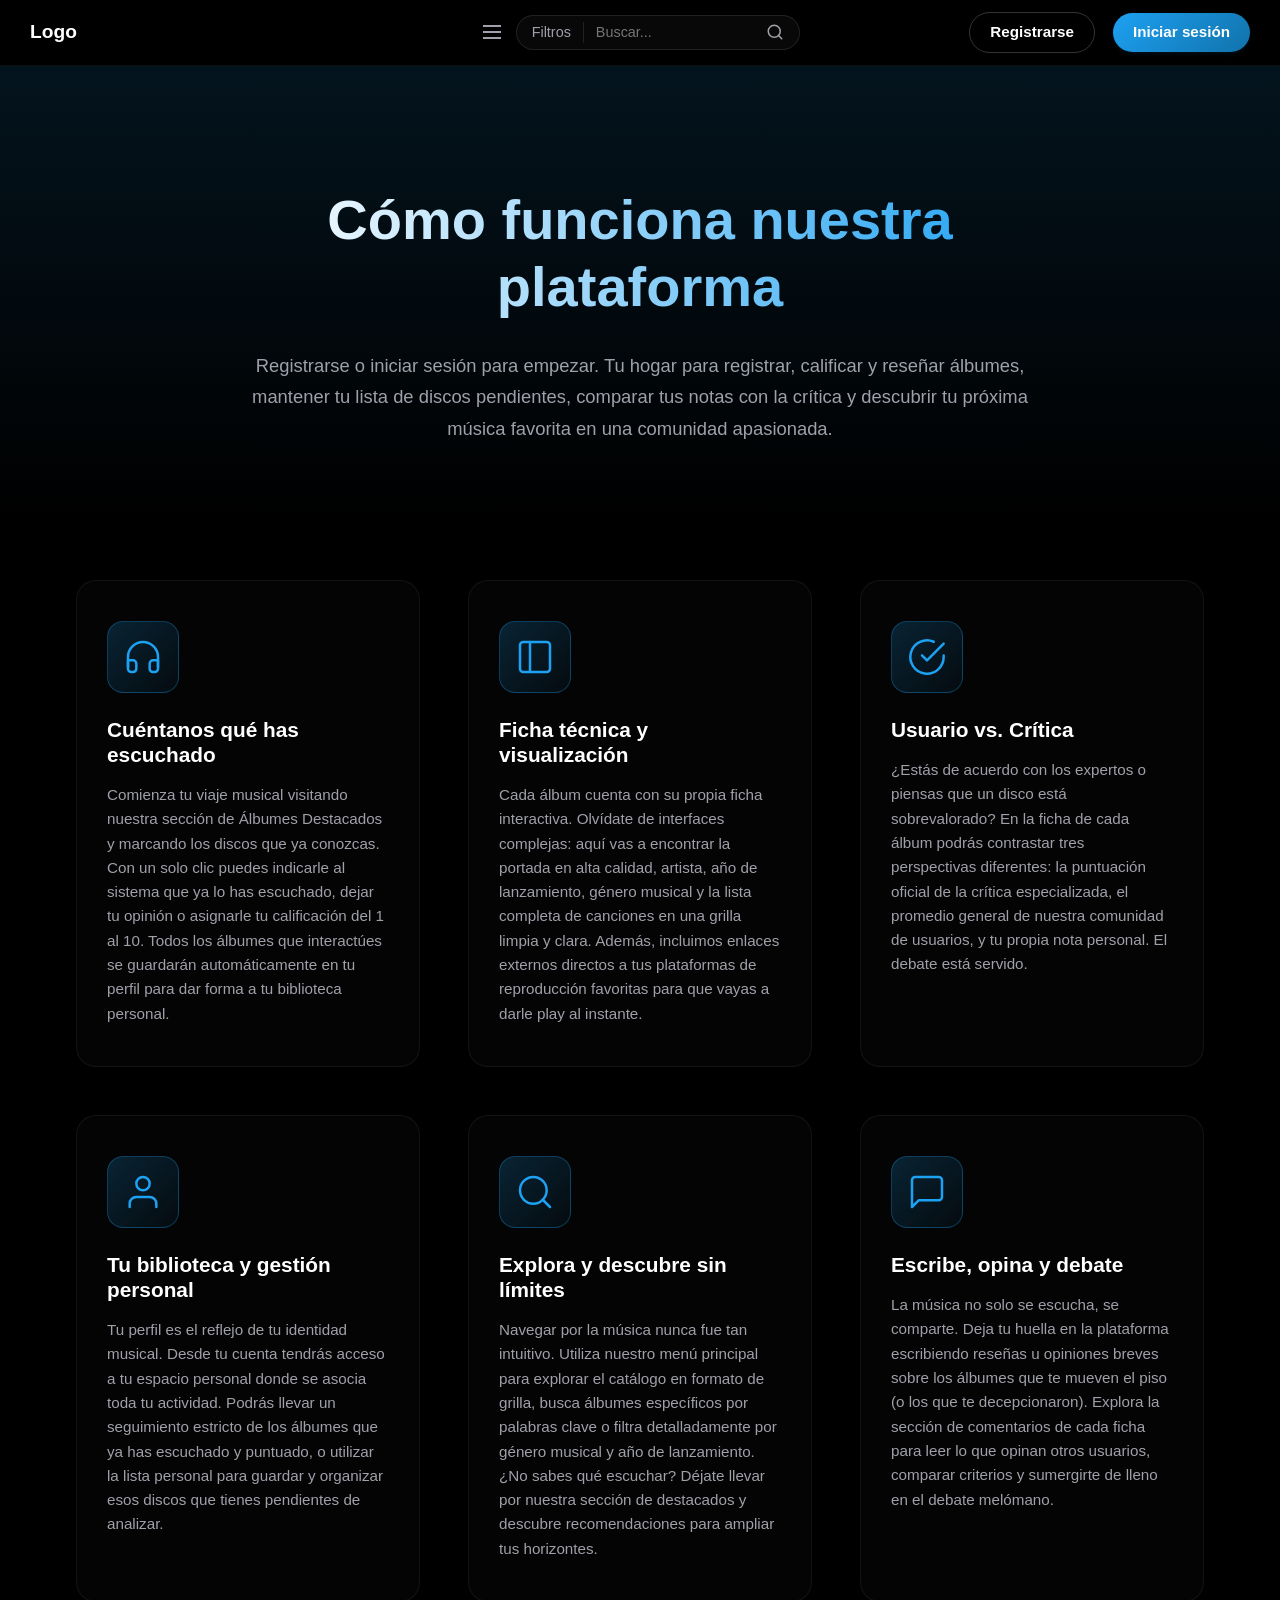
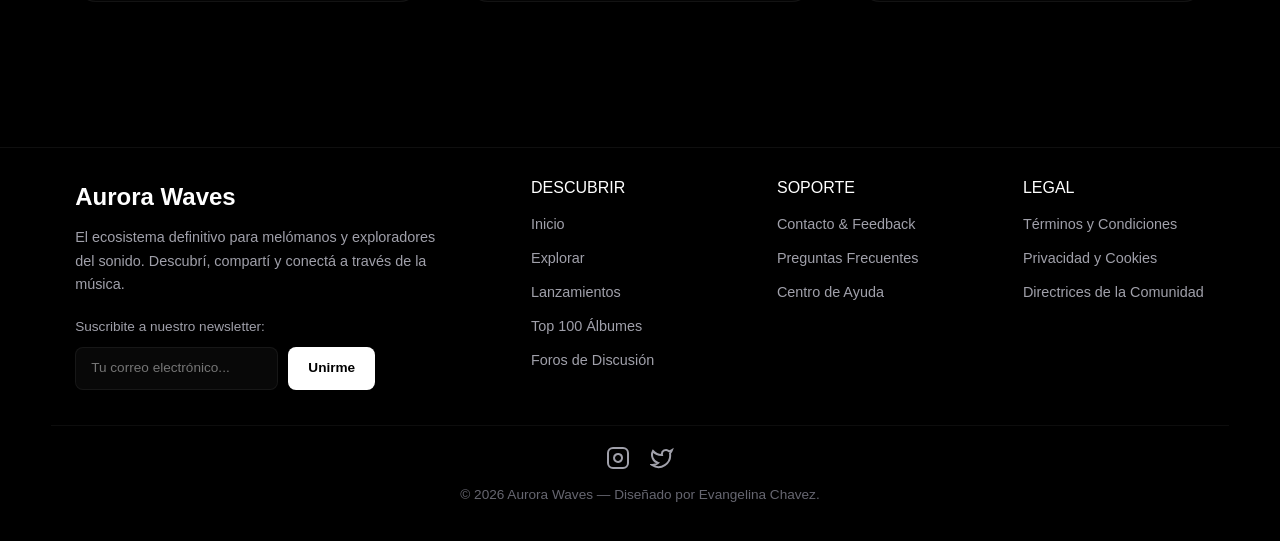
<file: html/como-funciona.html>
﻿<!DOCTYPE html>
<html lang="es">
<head>
    <meta charset="UTF-8">
    <meta name="viewport" content="width=device-width, initial-scale=1.0">
    <title>Cómo Funciona - Aurora Waves</title>
    <link href="https://cdn.jsdelivr.net/npm/bootstrap@5.3.3/dist/css/bootstrap.min.css" rel="stylesheet">
    <link rel="stylesheet" href="../css/estilos.css?v=639167404711385714">
</head>
<body>

    <header class="navbar">
        <div class="nav-logo"> <span>Logo</span></div>

        <div class="nav-centro d-flex justify-content-center align-items-center flex-grow-1">
            <div class="menu-contenedor">
                <button id="btn-menu" class="btn-icon">
                <svg width="24" height="24" viewBox="0 0 24 24" fill="none" stroke="currentColor" stroke-width="2"><line x1="3" y1="12" x2="21" y2="12"></line><line x1="3" y1="6" x2="21" y2="6"></line><line x1="3" y1="18" x2="21" y2="18"></line></svg>
            </button>
                <div class="menu-desplegable" id="menu-desplegable">
                    <div class="menu-seccion">
                        <h3>Descubrir</h3>
                        <ul>
                            <li><a href="#">Tendencias</a></li>
                            <li><a href="#">Lanzamientos de la Semana</a></li>
                            <li><a href="#">Top 100 Álbumes</a></li>
                        </ul>
                    </div>
                    <div class="menu-seccion">
                        <h3>Recomendaciones</h3>
                        <ul>
                            <li><a href="resultados.html">Explorar</a></li>
                            <li><a href="#">Artistas y Bandas</a></li>
                            <li><a href="#">Álbumes y EPs</a></li>
                            <li><a href="#">Géneros y Subgéneros</a></li>
                        </ul>
                    </div>
                    <div class="menu-seccion">
                        <h3>Comunidad</h3>
                        <ul>
                            <li><a href="#">Últimas Reseñas</a></li>
                            <li><a href="#">Críticas Destacadas</a></li>
                            <li><a href="#">Listas de Usuarios</a></li>
                            <li><a href="#">Debates y Foros</a></li>
                        </ul>
                    </div>
                    <div class="menu-seccion">
                        <h3>Rankings</h3>
                        <ul>
                            <li><a href="#">Álbumes Mejor Valorados</a></li>
                            <li><a href="#">Artistas Mejor Valorados</a></li>
                            <li><a href="#">Rankings por Género</a></li>
                        </ul>
                    </div>
                    <div class="botones-menu-movil">
                        <a href="registro.html" class="btn-registro-movil">Registrarse</a>
                        <a href="login.html" class="btn-ingreso-movil">Iniciar sesión</a>
                    </div>
                </div>
            </div>
            
            <div class="nav-buscador">
                <button id="btn-filtro" class="btn-icon">Filtros</button>
                <div class="filtro-dropdown panel-ancho" id="filtro-dropdown">
                    <div class="filtro-categoria">
                        <h4 class="filtro-titulo">Buscar en</h4>
                        <div class="filtro-submenu">
                            <label class="filtro-label">
                                <input type="radio" name="buscarEn" value="todo" class="filtro-radio" checked> Todo
                            </label>
                            <label class="filtro-label">
                                <input type="radio" name="buscarEn" value="album" class="filtro-radio"> Álbum
                            </label>
                            <label class="filtro-label">
                                <input type="radio" name="buscarEn" value="artista" class="filtro-radio"> Artista
                            </label>
                            <label class="filtro-label">
                                <input type="radio" name="buscarEn" value="usuario" class="filtro-radio"> Usuario
                            </label>
                            <label class="filtro-label">
                                <input type="radio" name="buscarEn" value="cancion" class="filtro-radio"> Canciones
                            </label>
                            <label class="filtro-label">
                                <input type="radio" name="buscarEn" value="lista" class="filtro-radio"> Listas
                            </label>
                        </div>
                    </div>
                    <div class="filtro-categoria" id="categoria-tipo">
                        <h4 class="filtro-titulo">Tipo</h4>
                        <div id="filtros-tipos" class="filtro-submenu">
                        </div>
                    </div>
                    <div class="filtro-categoria" id="categoria-anios">
                        <h4 class="filtro-titulo">Año exacto</h4>
                        <div class="filtro-submenu" style="padding: 15px; min-width: 150px;">
                            <input type="number" id="filtro-input-anio" class="filtro-input-text" placeholder="Ej: 2024" min="1900" max="2100">
                        </div>
                    </div>
                    <div class="filtro-categoria" id="categoria-generos">
                        <h4 class="filtro-titulo">Géneros</h4>
                        <div id="filtros-generos" class="filtro-submenu">
                        </div>
                    </div>
                </div>
                <input type="text" id="input-buscador" placeholder="Buscar..." class="buscador">
                <svg class="icono-lupa" xmlns="http://www.w3.org/2000/svg" width="18" height="18" viewBox="0 0 24 24" fill="none" stroke="currentColor" stroke-width="2" stroke-linecap="round" stroke-linejoin="round">
                    <circle cx="11" cy="11" r="8"></circle>
                    <line x1="21" y1="21" x2="16.65" y2="16.65"></line>
                </svg>
            </div>
        </div>

        <div class="nav-opciones d-flex justify-content-end align-items-center gap-2">
            <a href="registro.html" class="btn-registro">Registrarse</a>
            <a href="login.html" class="btn-ingreso">Iniciar sesión</a>
        </div>

    </header>

    <main class="main-como-funciona">

        <section class="cf-banner">
            <div class="cf-banner-contenido">
                <h1>Cómo funciona nuestra plataforma</h1>
                <p class="cf-lead">Registrarse o iniciar sesión para empezar. Tu hogar para registrar, calificar y reseñar álbumes, mantener tu lista de discos pendientes, comparar tus notas con la crítica y descubrir tu próxima música favorita en una comunidad apasionada.</p>
            </div>
        </section>

        <section class="cf-grilla-seccion">
            <div class="container-fluid cf-container">
                <div class="row g-5">
                    
                    <!-- Tarjeta 1 -->
                    <div class="col-12 col-md-6 col-lg-4">
                        <div class="cf-tarjeta">
                            <div class="cf-icono">
                                <svg xmlns="http://www.w3.org/2000/svg" width="40" height="40" viewBox="0 0 24 24" fill="none" stroke="currentColor" stroke-width="1.5" stroke-linecap="round" stroke-linejoin="round"><path d="M3 18v-6a9 9 0 0 1 18 0v6"></path><path d="M21 19a2 2 0 0 1-2 2h-1a2 2 0 0 1-2-2v-3a2 2 0 0 1 2-2h3zM3 19a2 2 0 0 0 2 2h1a2 2 0 0 0 2-2v-3a2 2 0 0 0-2-2H3z"></path></svg>
                            </div>
                            <h3>Cuéntanos qué has escuchado</h3>
                            <p>Comienza tu viaje musical visitando nuestra sección de Álbumes Destacados y marcando los discos que ya conozcas. Con un solo clic puedes indicarle al sistema que ya lo has escuchado, dejar tu opinión o asignarle tu calificación del 1 al 10. Todos los álbumes que interactúes se guardarán automáticamente en tu perfil para dar forma a tu biblioteca personal.</p>
                        </div>
                    </div>

                    <!-- Tarjeta 2 -->
                    <div class="col-12 col-md-6 col-lg-4">
                        <div class="cf-tarjeta">
                            <div class="cf-icono">
                                <svg xmlns="http://www.w3.org/2000/svg" width="40" height="40" viewBox="0 0 24 24" fill="none" stroke="currentColor" stroke-width="1.5" stroke-linecap="round" stroke-linejoin="round"><rect x="3" y="3" width="18" height="18" rx="2" ry="2"></rect><line x1="9" y1="3" x2="9" y2="21"></line></svg>
                            </div>
                            <h3>Ficha técnica y visualización</h3>
                            <p>Cada álbum cuenta con su propia ficha interactiva. Olvídate de interfaces complejas: aquí vas a encontrar la portada en alta calidad, artista, año de lanzamiento, género musical y la lista completa de canciones en una grilla limpia y clara. Además, incluimos enlaces externos directos a tus plataformas de reproducción favoritas para que vayas a darle play al instante.</p>
                        </div>
                    </div>

                    <!-- Tarjeta 3 -->
                    <div class="col-12 col-md-6 col-lg-4">
                        <div class="cf-tarjeta">
                            <div class="cf-icono">
                                <svg xmlns="http://www.w3.org/2000/svg" width="40" height="40" viewBox="0 0 24 24" fill="none" stroke="currentColor" stroke-width="1.5" stroke-linecap="round" stroke-linejoin="round"><path d="M22 11.08V12a10 10 0 1 1-5.93-9.14"></path><polyline points="22 4 12 14.01 9 11.01"></polyline></svg>
                            </div>
                            <h3>Usuario vs. Crítica</h3>
                            <p>¿Estás de acuerdo con los expertos o piensas que un disco está sobrevalorado? En la ficha de cada álbum podrás contrastar tres perspectivas diferentes: la puntuación oficial de la crítica especializada, el promedio general de nuestra comunidad de usuarios, y tu propia nota personal. El debate está servido.</p>
                        </div>
                    </div>

                    <!-- Tarjeta 4 -->
                    <div class="col-12 col-md-6 col-lg-4">
                        <div class="cf-tarjeta">
                            <div class="cf-icono">
                                <svg xmlns="http://www.w3.org/2000/svg" width="40" height="40" viewBox="0 0 24 24" fill="none" stroke="currentColor" stroke-width="1.5" stroke-linecap="round" stroke-linejoin="round"><path d="M20 21v-2a4 4 0 0 0-4-4H8a4 4 0 0 0-4 4v2"></path><circle cx="12" cy="7" r="4"></circle></svg>
                            </div>
                            <h3>Tu biblioteca y gestión personal</h3>
                            <p>Tu perfil es el reflejo de tu identidad musical. Desde tu cuenta tendrás acceso a tu espacio personal donde se asocia toda tu actividad. Podrás llevar un seguimiento estricto de los álbumes que ya has escuchado y puntuado, o utilizar la lista personal para guardar y organizar esos discos que tienes pendientes de analizar.</p>
                        </div>
                    </div>

                    <!-- Tarjeta 5 -->
                    <div class="col-12 col-md-6 col-lg-4">
                        <div class="cf-tarjeta">
                            <div class="cf-icono">
                                <svg xmlns="http://www.w3.org/2000/svg" width="40" height="40" viewBox="0 0 24 24" fill="none" stroke="currentColor" stroke-width="1.5" stroke-linecap="round" stroke-linejoin="round"><circle cx="11" cy="11" r="8"></circle><line x1="21" y1="21" x2="16.65" y2="16.65"></line></svg>
                            </div>
                            <h3>Explora y descubre sin límites</h3>
                            <p>Navegar por la música nunca fue tan intuitivo. Utiliza nuestro menú principal para explorar el catálogo en formato de grilla, busca álbumes específicos por palabras clave o filtra detalladamente por género musical y año de lanzamiento. ¿No sabes qué escuchar? Déjate llevar por nuestra sección de destacados y descubre recomendaciones para ampliar tus horizontes.</p>
                        </div>
                    </div>

                    <!-- Tarjeta 6 -->
                    <div class="col-12 col-md-6 col-lg-4">
                        <div class="cf-tarjeta">
                            <div class="cf-icono">
                                <svg xmlns="http://www.w3.org/2000/svg" width="40" height="40" viewBox="0 0 24 24" fill="none" stroke="currentColor" stroke-width="1.5" stroke-linecap="round" stroke-linejoin="round"><path d="M21 15a2 2 0 0 1-2 2H7l-4 4V5a2 2 0 0 1 2-2h14a2 2 0 0 1 2 2z"></path></svg>
                            </div>
                            <h3>Escribe, opina y debate</h3>
                            <p>La música no solo se escucha, se comparte. Deja tu huella en la plataforma escribiendo reseñas u opiniones breves sobre los álbumes que te mueven el piso (o los que te decepcionaron). Explora la sección de comentarios de cada ficha para leer lo que opinan otros usuarios, comparar criterios y sumergirte de lleno en el debate melómano.</p>
                        </div>
                    </div>

                </div>
            </div>
        </section>


    </main>

    <footer class="footer">
        <div class="footer-contenido container-fluid row mx-auto">
            <div class="footer-columna footer-branding col-12 col-lg-4 mb-4 mb-lg-0">
                <p class="footer-logo">Aurora Waves</p>
                <p>El ecosistema definitivo para melómanos y exploradores del sonido. Descubrí, compartí y conectá a través de la música.</p>
                <div class="footer-newsletter">
                    <p>Suscribite a nuestro newsletter:</p>
                    <div class="newsletter-input-group">
                        <input type="email" placeholder="Tu correo electrónico..." class="newsletter-input">
                        <button class="btn-newsletter">Unirme</button>
                    </div>
                </div>
            </div>
            
            <div class="footer-columna col-12 col-sm-6 col-lg-2 mb-4 mb-lg-0">
                <h4>DESCUBRIR</h4>
                <ul>
                    <li><a href="index.html">Inicio</a></li>
                    <li><a href="resultados.html">Explorar</a></li>
                    <li><a href="#">Lanzamientos</a></li>
                    <li><a href="#">Top 100 Álbumes</a></li>
                    <li><a href="#">Foros de Discusión</a></li>
                </ul>
            </div>
            
            <div class="footer-columna col-12 col-sm-6 col-lg-2 mb-4 mb-lg-0">
                <h4>SOPORTE</h4>
                <ul>
                    <li><a href="contacto.html" class="btn-footer-contacto">Contacto & Feedback</a></li>
                    <li><a href="#">Preguntas Frecuentes</a></li>
                    <li><a href="#">Centro de Ayuda</a></li>
                </ul>
            </div>
            
            <div class="footer-columna col-12 col-sm-6 col-lg-2 mb-4 mb-lg-0">
                <h4>LEGAL</h4>
                <ul>
                    <li><a href="#">Términos y Condiciones</a></li>
                    <li><a href="#">Privacidad y Cookies</a></li>
                    <li><a href="#">Directrices de la Comunidad</a></li>
                </ul>
            </div>
        </div>
        <div class="footer-bottom">
            <div class="footer-redes-premium">
                <a href="https://instagram.com" target="_blank" rel="noopener noreferrer" title="Instagram"><svg width="24" height="24" viewBox="0 0 24 24" fill="none" stroke="currentColor" stroke-width="2"><rect x="2" y="2" width="20" height="20" rx="5" ry="5"></rect><path d="M16 11.37A4 4 0 1 1 12.63 8 4 4 0 0 1 16 11.37z"></path><line x1="17.5" y1="6.5" x2="17.51" y2="6.5"></line></svg></a>
                <a href="https://x.com" target="_blank" rel="noopener noreferrer" title="Twitter / X"><svg width="24" height="24" viewBox="0 0 24 24" fill="none" stroke="currentColor" stroke-width="2"><path d="M22 4s-.7 2.1-2 3.4c1.6 10-9.4 17.3-18 11.6 2.2.1 4.4-.6 6-2C3 15.5.5 9.6 3 5c2.2 2.6 5.6 4.1 9 4-.9-4.2 4-6.6 7-3.8 1.1 0 3-1.2 3-1.2z"></path></svg></a>
            </div>
            <p>© 2026 Aurora Waves — Diseñado por Evangelina Chavez.</p>
        </div>
    </footer>

    <script src="../jscrip/script.js?v=3"></script>

</body>
</html>
</file>
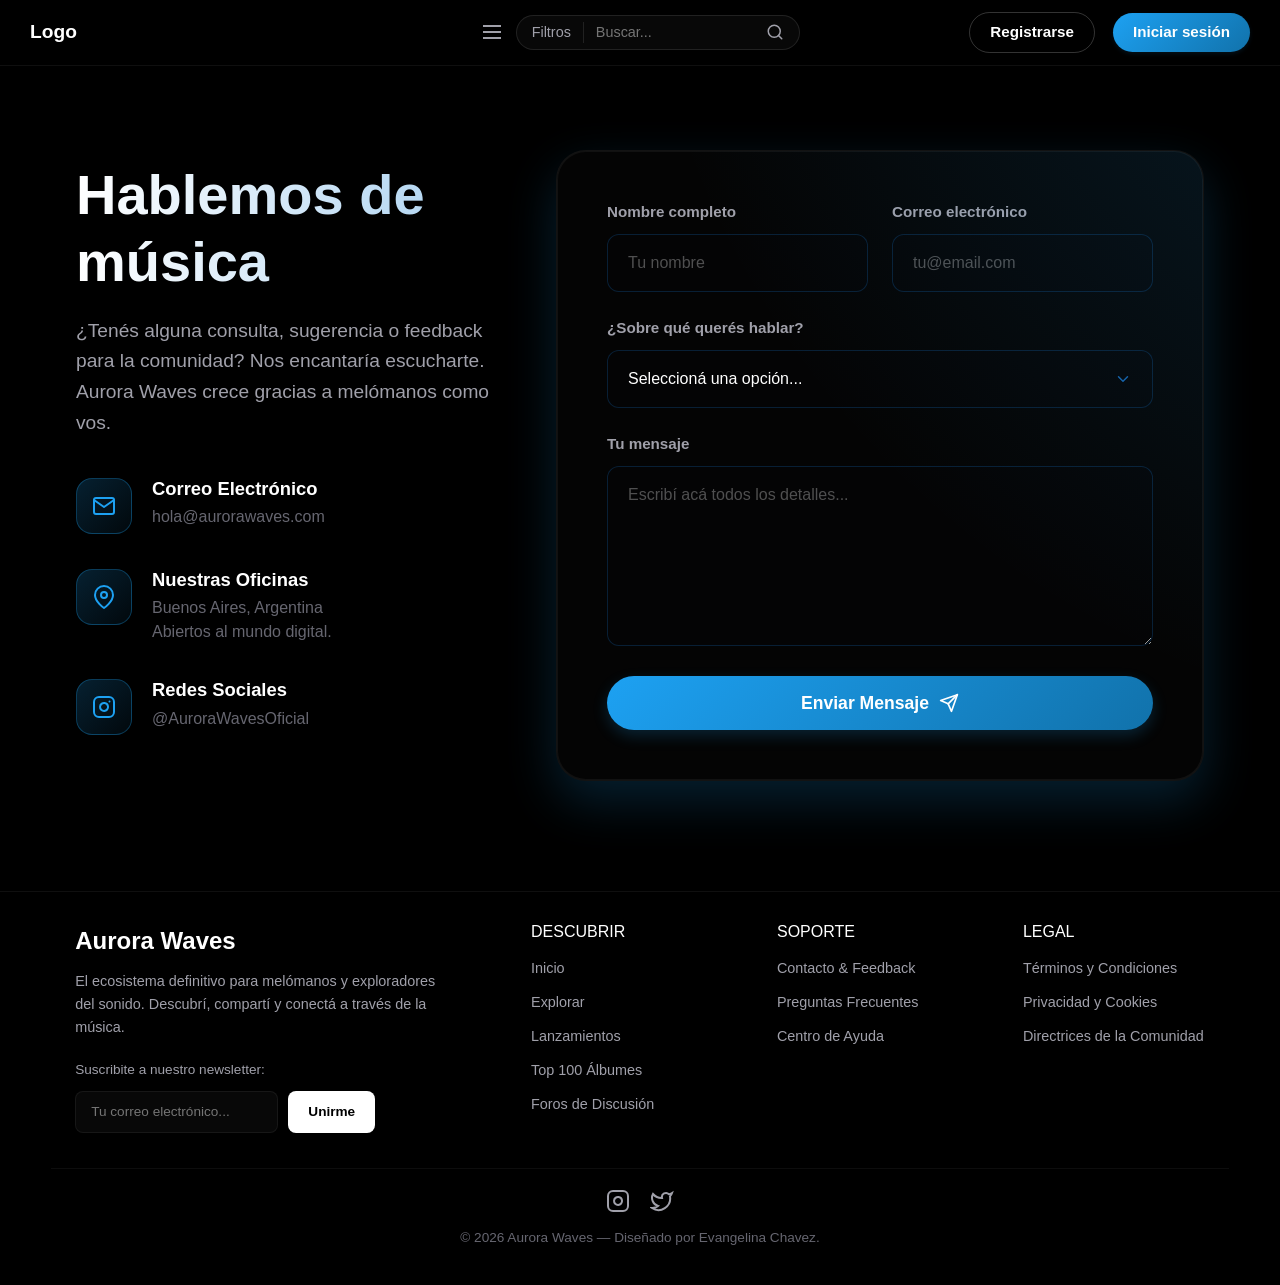
<file: html/contacto.html>
﻿<!DOCTYPE html>
<html lang="es">
<head>
    <meta charset="UTF-8">
    <meta name="viewport" content="width=device-width, initial-scale=1.0">
    <title>Contacto - Aurora Waves</title>
    <link href="https://cdn.jsdelivr.net/npm/bootstrap@5.3.3/dist/css/bootstrap.min.css" rel="stylesheet">
    <link rel="stylesheet" href="../css/estilos.css?v=639167404711385714">
    <style>
        .seccion-contacto {
            padding: 80px 5%;
            min-height: calc(100vh - 100px);
            display: flex;
            align-items: center;
        }
        
        /* Estilos específicos de formulario de contacto (adaptados a estética premium) */
        .grupo-input {
            margin-bottom: 25px;
            text-align: left;
        }
        .grupo-input label {
            font-size: 0.95rem;
            color: var(--texto-secundario);
            margin-bottom: 10px;
            font-weight: 600;
            display: block;
        }
        .input-contacto {
            width: 100%;
            background-color: rgba(5, 5, 7, 0.5) !important;
            border: 1px solid rgba(22, 96, 166, 0.3) !important;
            border-radius: 12px;
            padding: 16px 20px;
            color: #ffffff !important;
            font-size: 1rem;
            outline: none;
            transition: all 0.3s ease;
        }
        .input-contacto::placeholder {
            color: rgba(255, 255, 255, 0.3) !important;
        }
        .input-contacto:focus {
            border-color: #1660a6 !important;
            background-color: rgba(22, 96, 166, 0.1) !important;
            box-shadow: 0 0 0 4px rgba(22, 96, 166, 0.15) !important;
        }
        
        select.input-contacto {
            appearance: none;
            background-image: url("data:image/svg+xml,%3Csvg xmlns='http://www.w3.org/2000/svg' width='24' height='24' viewBox='0 0 24 24' fill='none' stroke='%231660a6' stroke-width='2' stroke-linecap='round' stroke-linejoin='round'%3E%3Cpolyline points='6 9 12 15 18 9'%3E%3C/polyline%3E%3C/svg%3E");
            background-repeat: no-repeat;
            background-position: right 20px center;
            background-size: 18px;
            padding-right: 45px;
        }
        select.input-contacto option {
            background-color: #0c0c0f;
            color: #fff;
        }

        textarea.input-contacto {
            resize: vertical;
            min-height: 180px;
        }
    </style>
</head>
<body>

    <header class="navbar">

        <div class="nav-logo"> <span>Logo</span></div>

        <div class="nav-centro d-flex justify-content-center align-items-center flex-grow-1">
            <div class="menu-contenedor">
                <button id="btn-menu" class="btn-icon">
                <svg width="24" height="24" viewBox="0 0 24 24" fill="none" stroke="currentColor" stroke-width="2"><line x1="3" y1="12" x2="21" y2="12"></line><line x1="3" y1="6" x2="21" y2="6"></line><line x1="3" y1="18" x2="21" y2="18"></line></svg>
            </button>
                <div class="menu-desplegable" id="menu-desplegable">
                    <div class="menu-seccion">
                        <h3>Descubrir</h3>
                        <ul>
                            <li><a href="#">Tendencias</a></li>
                            <li><a href="#">Lanzamientos de la Semana</a></li>
                            <li><a href="#">Top 100 Álbumes</a></li>
                        </ul>
                    </div>
                    <div class="menu-seccion">
                        <h3>Recomendaciones</h3>
                        <ul>
                            <li><a href="resultados.html">Explorar</a></li>
                            <li><a href="#">Artistas y Bandas</a></li>
                            <li><a href="#">Álbumes y EPs</a></li>
                            <li><a href="#">Géneros y Subgéneros</a></li>
                        </ul>
                    </div>
                    <div class="menu-seccion">
                        <h3>Comunidad</h3>
                        <ul>
                            <li><a href="#">Últimas Reseñas</a></li>
                            <li><a href="#">Críticas Destacadas</a></li>
                            <li><a href="#">Listas de Usuarios</a></li>
                            <li><a href="#">Debates y Foros</a></li>
                        </ul>
                    </div>
                    <div class="menu-seccion">
                        <h3>Rankings</h3>
                        <ul>
                            <li><a href="#">Álbumes Mejor Valorados</a></li>
                            <li><a href="#">Artistas Mejor Valorados</a></li>
                            <li><a href="#">Rankings por Género</a></li>
                        </ul>
                    </div>
                    <div class="botones-menu-movil">
                        <a href="registro.html" class="btn-registro-movil">Registrarse</a>
                        <a href="login.html" class="btn-ingreso-movil">Iniciar sesión</a>
                    </div>
                </div>
            </div>
            
            <div class="nav-buscador">
                <button id="btn-filtro" class="btn-icon">Filtros</button>
                <div class="filtro-dropdown panel-ancho" id="filtro-dropdown">
                    <div class="filtro-categoria">
                        <h4 class="filtro-titulo">Buscar en</h4>
                        <div class="filtro-submenu">
                            <label class="filtro-label">
                                <input type="radio" name="buscarEn" value="todo" class="filtro-radio" checked> Todo
                            </label>
                            <label class="filtro-label">
                                <input type="radio" name="buscarEn" value="album" class="filtro-radio"> Álbum
                            </label>
                            <label class="filtro-label">
                                <input type="radio" name="buscarEn" value="artista" class="filtro-radio"> Artista
                            </label>
                            <label class="filtro-label">
                                <input type="radio" name="buscarEn" value="usuario" class="filtro-radio"> Usuario
                            </label>
                            <label class="filtro-label">
                                <input type="radio" name="buscarEn" value="cancion" class="filtro-radio"> Canciones
                            </label>
                            <label class="filtro-label">
                                <input type="radio" name="buscarEn" value="lista" class="filtro-radio"> Listas
                            </label>
                        </div>
                    </div>
                    <div class="filtro-categoria" id="categoria-tipo">
                        <h4 class="filtro-titulo">Tipo</h4>
                        <div id="filtros-tipos" class="filtro-submenu">
                        </div>
                    </div>
                    <div class="filtro-categoria" id="categoria-anios">
                        <h4 class="filtro-titulo">Año exacto</h4>
                        <div class="filtro-submenu" style="padding: 15px; min-width: 150px;">
                            <input type="number" id="filtro-input-anio" class="filtro-input-text" placeholder="Ej: 2024" min="1900" max="2100">
                        </div>
                    </div>
                    <div class="filtro-categoria" id="categoria-generos">
                        <h4 class="filtro-titulo">Géneros</h4>
                        <div id="filtros-generos" class="filtro-submenu">
                        </div>
                    </div>
                </div>
                <input type="text" id="input-buscador" placeholder="Buscar..." class="buscador">
                <svg class="icono-lupa" xmlns="http://www.w3.org/2000/svg" width="18" height="18" viewBox="0 0 24 24" fill="none" stroke="currentColor" stroke-width="2" stroke-linecap="round" stroke-linejoin="round">
                    <circle cx="11" cy="11" r="8"></circle>
                    <line x1="21" y1="21" x2="16.65" y2="16.65"></line>
                </svg>
            </div>
        </div>

        <div class="nav-opciones d-flex justify-content-end align-items-center gap-2">
            <a href="registro.html" class="btn-registro">Registrarse</a>
            <a href="login.html" class="btn-ingreso">Iniciar sesión</a>
        </div>

    </header>

    <main>
        <section class="seccion-contacto">
            <div class="container" style="max-width: 1200px;">
                <div class="row align-items-center">
                    
                    <!-- Left Side: Info -->
                    <div class="col-lg-5 pe-lg-5 mb-5 mb-lg-0">
                        <div class="contacto-info-contenedor">
                            <h1 class="contacto-titulo" style="font-size: clamp(2.5rem, 5vw, 3.5rem); font-weight: 800; margin-bottom: 20px; background: linear-gradient(to right, #ffffff, #a8d0f0); -webkit-background-clip: text; background-clip: text; color: transparent;">Hablemos de música</h1>
                            <p class="contacto-texto" style="color: var(--texto-secundario); font-size: 1.2rem; line-height: 1.6; margin-bottom: 40px;">¿Tenés alguna consulta, sugerencia o feedback para la comunidad? Nos encantaría escucharte. Aurora Waves crece gracias a melómanos como vos.</p>
                            
                            <div class="contacto-item" style="display: flex; align-items: flex-start; gap: 20px; margin-bottom: 35px;">
                                <div class="cf-icono" style="margin-bottom: 0;">
                                    <svg width="24" height="24" viewBox="0 0 24 24" fill="none" stroke="currentColor" stroke-width="2" stroke-linecap="round" stroke-linejoin="round"><path d="M4 4h16c1.1 0 2 .9 2 2v12c0 1.1-.9 2-2 2H4c-1.1 0-2-.9-2-2V6c0-1.1.9-2 2-2z"></path><polyline points="22,6 12,13 2,6"></polyline></svg>
                                </div>
                                <div class="contacto-detalle">
                                    <h4 style="font-size: 1.15rem; color: #fff; margin-bottom: 5px; font-weight: 700;">Correo Electrónico</h4>
                                    <p style="color: var(--texto-atenuado); margin: 0; font-size: 1rem;">hola@aurorawaves.com</p>
                                </div>
                            </div>
                            
                            <div class="contacto-item" style="display: flex; align-items: flex-start; gap: 20px; margin-bottom: 35px;">
                                <div class="cf-icono" style="margin-bottom: 0;">
                                    <svg width="24" height="24" viewBox="0 0 24 24" fill="none" stroke="currentColor" stroke-width="2" stroke-linecap="round" stroke-linejoin="round"><path d="M21 10c0 7-9 13-9 13s-9-6-9-13a9 9 0 0 1 18 0z"></path><circle cx="12" cy="10" r="3"></circle></svg>
                                </div>
                                <div class="contacto-detalle">
                                    <h4 style="font-size: 1.15rem; color: #fff; margin-bottom: 5px; font-weight: 700;">Nuestras Oficinas</h4>
                                    <p style="color: var(--texto-atenuado); margin: 0; font-size: 1rem;">Buenos Aires, Argentina<br>Abiertos al mundo digital.</p>
                                </div>
                            </div>
                            
                            <div class="contacto-item" style="display: flex; align-items: flex-start; gap: 20px; margin-bottom: 35px;">
                                <div class="cf-icono" style="margin-bottom: 0;">
                                    <svg width="24" height="24" viewBox="0 0 24 24" fill="none" stroke="currentColor" stroke-width="2" stroke-linecap="round" stroke-linejoin="round"><rect x="2" y="2" width="20" height="20" rx="5" ry="5"></rect><path d="M16 11.37A4 4 0 1 1 12.63 8 4 4 0 0 1 16 11.37z"></path><line x1="17.5" y1="6.5" x2="17.51" y2="6.5"></line></svg>
                                </div>
                                <div class="contacto-detalle">
                                    <h4 style="font-size: 1.15rem; color: #fff; margin-bottom: 5px; font-weight: 700;">Redes Sociales</h4>
                                    <p style="color: var(--texto-atenuado); margin: 0; font-size: 1rem;">@AuroraWavesOficial</p>
                                </div>
                            </div>
                        </div>
                    </div>

                    <!-- Right Side: Form -->
                    <div class="col-lg-7">
                        <div class="cf-cta-contenido" style="max-width: 100%; text-align: left; padding: 50px;">
                            <form action="#" method="POST">
                                <div class="row">
                                    <div class="col-md-6">
                                        <div class="grupo-input">
                                            <label for="nombre">Nombre completo</label>
                                            <input type="text" id="nombre" class="input-contacto" placeholder="Tu nombre" required>
                                        </div>
                                    </div>
                                    <div class="col-md-6">
                                        <div class="grupo-input">
                                            <label for="email">Correo electrónico</label>
                                            <input type="email" id="email" class="input-contacto" placeholder="tu@email.com" required>
                                        </div>
                                    </div>
                                </div>

                                <div class="grupo-input">
                                    <label for="asunto">¿Sobre qué querés hablar?</label>
                                    <select id="asunto" class="input-contacto" required>
                                        <option value="" selected disabled>Seleccioná una opción...</option>
                                        <option value="consulta">Consulta general</option>
                                        <option value="feedback">Feedback o sugerencia</option>
                                        <option value="bug">Reportar un problema técnico</option>
                                        <option value="artista">Recomendar un artista/álbum</option>
                                        <option value="negocios">Propuesta comercial</option>
                                    </select>
                                </div>

                                <div class="grupo-input">
                                    <label for="mensaje">Tu mensaje</label>
                                    <textarea id="mensaje" class="input-contacto" placeholder="Escribí acá todos los detalles..." required></textarea>
                                </div>

                                <div style="text-align: center; margin-top: 30px;">
                                    <button type="submit" class="btn-cta-principal" style="width: 100%; display: flex; justify-content: center; align-items: center; gap: 10px;">
                                        Enviar Mensaje
                                        <svg width="20" height="20" viewBox="0 0 24 24" fill="none" stroke="currentColor" stroke-width="2" stroke-linecap="round" stroke-linejoin="round"><line x1="22" y1="2" x2="11" y2="13"></line><polygon points="22 2 15 22 11 13 2 9 22 2"></polygon></svg>
                                    </button>
                                </div>
                            </form>
                        </div>
                    </div>

                </div>
            </div>
        </section>
    </main>

    <footer class="footer">
        <div class="footer-contenido container-fluid row mx-auto">
            <div class="footer-columna footer-branding col-12 col-lg-4 mb-4 mb-lg-0">
                <p class="footer-logo">Aurora Waves</p>
                <p>El ecosistema definitivo para melómanos y exploradores del sonido. Descubrí, compartí y conectá a través de la música.</p>
                <div class="footer-newsletter">
                    <p>Suscribite a nuestro newsletter:</p>
                    <div class="newsletter-input-group">
                        <input type="email" placeholder="Tu correo electrónico..." class="newsletter-input">
                        <button class="btn-newsletter">Unirme</button>
                    </div>
                </div>
            </div>
            
            <div class="footer-columna col-12 col-sm-6 col-lg-2 mb-4 mb-lg-0">
                <h4>DESCUBRIR</h4>
                <ul>
                    <li><a href="index.html">Inicio</a></li>
                    <li><a href="resultados.html">Explorar</a></li>
                    <li><a href="#">Lanzamientos</a></li>
                    <li><a href="#">Top 100 Álbumes</a></li>
                    <li><a href="#">Foros de Discusión</a></li>
                </ul>
            </div>
            
            <div class="footer-columna col-12 col-sm-6 col-lg-2 mb-4 mb-lg-0">
                <h4>SOPORTE</h4>
                <ul>
                    <li><a href="contacto.html" class="btn-footer-contacto">Contacto & Feedback</a></li>
                    <li><a href="#">Preguntas Frecuentes</a></li>
                    <li><a href="#">Centro de Ayuda</a></li>
                </ul>
            </div>
            
            <div class="footer-columna col-12 col-sm-6 col-lg-2 mb-4 mb-lg-0">
                <h4>LEGAL</h4>
                <ul>
                    <li><a href="#">Términos y Condiciones</a></li>
                    <li><a href="#">Privacidad y Cookies</a></li>
                    <li><a href="#">Directrices de la Comunidad</a></li>
                </ul>
            </div>
        </div>
        <div class="footer-bottom">
            <div class="footer-redes-premium">
                <a href="https://instagram.com" target="_blank" rel="noopener noreferrer" title="Instagram"><svg width="24" height="24" viewBox="0 0 24 24" fill="none" stroke="currentColor" stroke-width="2"><rect x="2" y="2" width="20" height="20" rx="5" ry="5"></rect><path d="M16 11.37A4 4 0 1 1 12.63 8 4 4 0 0 1 16 11.37z"></path><line x1="17.5" y1="6.5" x2="17.51" y2="6.5"></line></svg></a>
                <a href="https://x.com" target="_blank" rel="noopener noreferrer" title="Twitter / X"><svg width="24" height="24" viewBox="0 0 24 24" fill="none" stroke="currentColor" stroke-width="2"><path d="M22 4s-.7 2.1-2 3.4c1.6 10-9.4 17.3-18 11.6 2.2.1 4.4-.6 6-2C3 15.5.5 9.6 3 5c2.2 2.6 5.6 4.1 9 4-.9-4.2 4-6.6 7-3.8 1.1 0 3-1.2 3-1.2z"></path></svg></a>
            </div>
            <p>© 2026 Aurora Waves — Diseñado por Evangelina Chavez.</p>
        </div>
    </footer>

    <script src="../jscrip/script.js"></script>
</body>
</html>
</file>
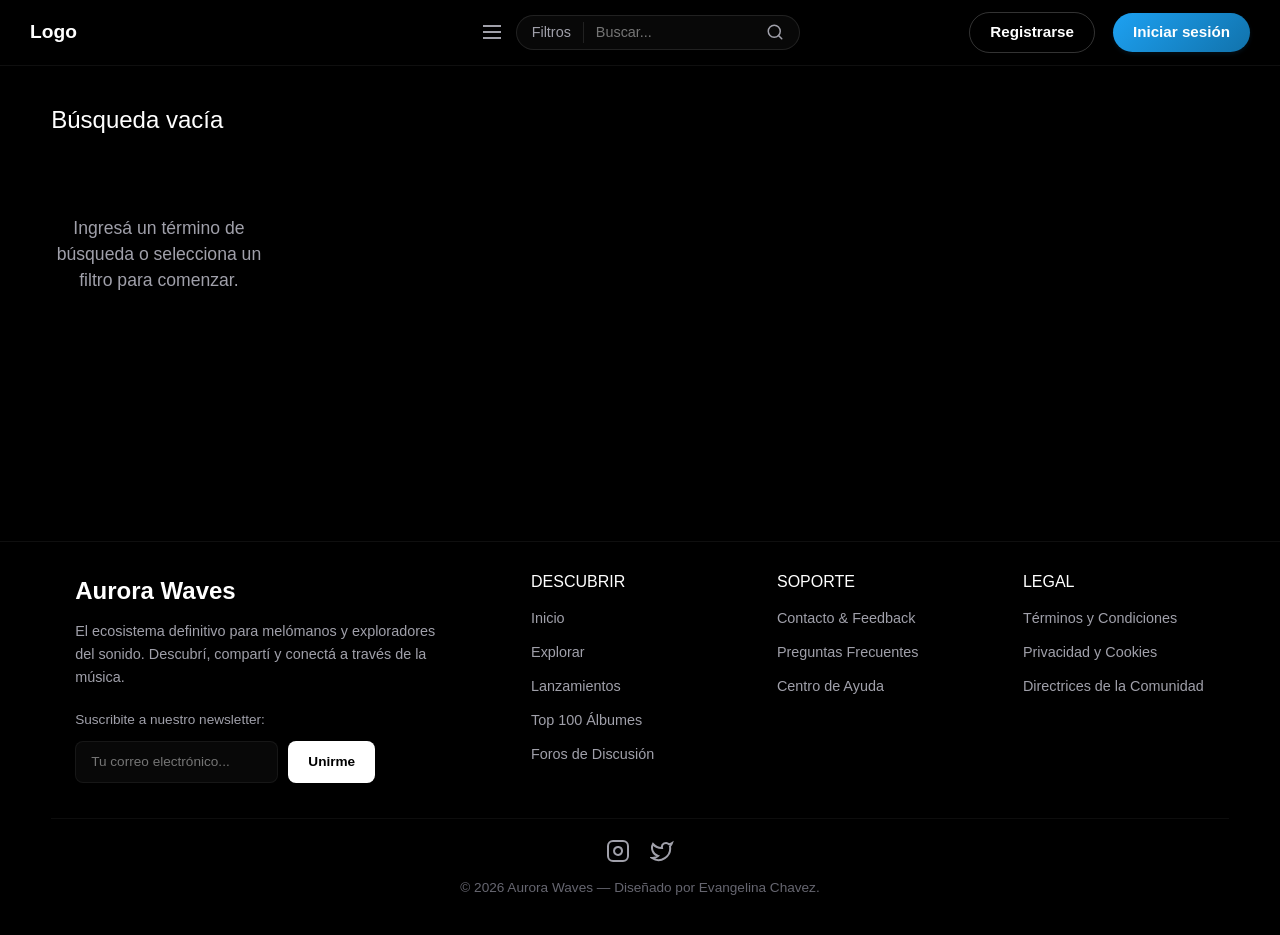
<file: html/resultados.html>
﻿<!DOCTYPE html>
<html lang="es">
<head>
    <meta charset="UTF-8">
    <meta name="viewport" content="width=device-width, initial-scale=1.0">
    <title>Resultados de Búsqueda</title>
    <link href="https://cdn.jsdelivr.net/npm/bootstrap@5.3.3/dist/css/bootstrap.min.css" rel="stylesheet">
    <link rel="stylesheet" href="../css/estilos.css?v=639167404711385714">
</head>
<body>

    <header class="navbar">
        <div class="nav-logo"> <span>Logo</span></div>
        <div class="nav-centro d-flex justify-content-center align-items-center flex-grow-1">
            <div class="menu-contenedor">
                <button id="btn-menu" class="btn-icon">
                    <svg width="24" height="24" viewBox="0 0 24 24" fill="none" stroke="currentColor" stroke-width="2"><line x1="3" y1="12" x2="21" y2="12"></line><line x1="3" y1="6" x2="21" y2="6"></line><line x1="3" y1="18" x2="21" y2="18"></line></svg>
                </button>
                <div class="menu-desplegable" id="menu-desplegable">
                    <div class="menu-seccion">
                        <h3>Descubrir</h3>
                        <ul>
                            <li><a href="#">Tendencias</a></li>
                            <li><a href="#">Lanzamientos de la Semana</a></li>
                            <li><a href="#">Top 100 Álbumes</a></li>
                        </ul>
                    </div>
                    <div class="menu-seccion">
                        <h3>Recomendaciones</h3>
                        <ul>
                            <li><a href="resultados.html">Explorar</a></li>
                            <li><a href="#">Artistas y Bandas</a></li>
                            <li><a href="#">Álbumes y EPs</a></li>
                            <li><a href="#">Géneros y Subgéneros</a></li>
                        </ul>
                    </div>
                    <div class="menu-seccion">
                        <h3>Comunidad</h3>
                        <ul>
                            <li><a href="#">Últimas Reseñas</a></li>
                            <li><a href="#">Críticas Destacadas</a></li>
                            <li><a href="#">Listas de Usuarios</a></li>
                            <li><a href="#">Debates y Foros</a></li>
                        </ul>
                    </div>
                    <div class="menu-seccion">
                        <h3>Rankings</h3>
                        <ul>
                            <li><a href="#">Álbumes Mejor Valorados</a></li>
                            <li><a href="#">Artistas Mejor Valorados</a></li>
                            <li><a href="#">Rankings por Género</a></li>
                        </ul>
                    </div>
                    <div class="botones-menu-movil">
                        <a href="registro.html" class="btn-registro-movil">Registrarse</a>
                        <a href="login.html" class="btn-ingreso-movil">Iniciar sesión</a>
                    </div>
                </div>
            </div>
            
            <div class="nav-buscador">
                <button id="btn-filtro" class="btn-icon">Filtros</button>
                <div class="filtro-dropdown panel-ancho" id="filtro-dropdown">
                    <div class="filtro-categoria">
                        <h4 class="filtro-titulo">Buscar en</h4>
                        <div class="filtro-submenu">
                            <label class="filtro-label">
                                <input type="radio" name="buscarEn" value="todo" class="filtro-radio" checked> Todo
                            </label>
                            <label class="filtro-label">
                                <input type="radio" name="buscarEn" value="album" class="filtro-radio"> Álbum
                            </label>
                            <label class="filtro-label">
                                <input type="radio" name="buscarEn" value="artista" class="filtro-radio"> Artista
                            </label>
                            <label class="filtro-label">
                                <input type="radio" name="buscarEn" value="usuario" class="filtro-radio"> Usuario
                            </label>
                            <label class="filtro-label">
                                <input type="radio" name="buscarEn" value="cancion" class="filtro-radio"> Canciones
                            </label>
                            <label class="filtro-label">
                                <input type="radio" name="buscarEn" value="lista" class="filtro-radio"> Listas
                            </label>
                        </div>
                    </div>
                    <div class="filtro-categoria" id="categoria-tipo">
                        <h4 class="filtro-titulo">Tipo</h4>
                        <div id="filtros-tipos" class="filtro-submenu">
                        </div>
                    </div>
                    <div class="filtro-categoria" id="categoria-anios">
                        <h4 class="filtro-titulo">Año exacto</h4>
                        <div class="filtro-submenu" style="padding: 15px; min-width: 150px;">
                            <input type="number" id="filtro-input-anio" class="filtro-input-text" placeholder="Ej: 2024" min="1900" max="2100">
                        </div>
                    </div>
                    <div class="filtro-categoria" id="categoria-generos">
                        <h4 class="filtro-titulo">Géneros</h4>
                        <div id="filtros-generos" class="filtro-submenu">
                        </div>
                    </div>
                </div>
                <input type="text" id="input-buscador" placeholder="Buscar..." class="buscador">
                <svg class="icono-lupa" xmlns="http://www.w3.org/2000/svg" width="18" height="18" viewBox="0 0 24 24" fill="none" stroke="currentColor" stroke-width="2" stroke-linecap="round" stroke-linejoin="round">
                    <circle cx="11" cy="11" r="8"></circle>
                    <line x1="21" y1="21" x2="16.65" y2="16.65"></line>
                </svg>
            </div>
        </div>
        <div class="nav-opciones d-flex justify-content-end align-items-center gap-2">
            <a href="registro.html" class="btn-registro">Registrarse</a>
            <a href="login.html" class="btn-ingreso">Iniciar sesión</a>
        </div>
    </header>

    <main>
        <section class="resultados-container">
            <div class="resultados-header">
                <h2 id="titulo-resultados">Resultados de búsqueda</h2>
            </div>
            
            <div id="resultados-grid" class="resultados-grid">
                <!-- Los resultados se inyectarán aquí -->
            </div>
        </section>
    </main>

    <footer class="footer">
        <div class="footer-contenido container-fluid row mx-auto">
            <div class="footer-columna footer-branding col-12 col-lg-4 mb-4 mb-lg-0">
                <p class="footer-logo">Aurora Waves</p>
                <p>El ecosistema definitivo para melómanos y exploradores del sonido. Descubrí, compartí y conectá a través de la música.</p>
                <div class="footer-newsletter">
                    <p>Suscribite a nuestro newsletter:</p>
                    <div class="newsletter-input-group">
                        <input type="email" placeholder="Tu correo electrónico..." class="newsletter-input">
                        <button class="btn-newsletter">Unirme</button>
                    </div>
                </div>
            </div>
            
            <div class="footer-columna col-12 col-sm-6 col-lg-2 mb-4 mb-lg-0">
                <h4>DESCUBRIR</h4>
                <ul>
                    <li><a href="index.html">Inicio</a></li>
                    <li><a href="resultados.html">Explorar</a></li>
                    <li><a href="#">Lanzamientos</a></li>
                    <li><a href="#">Top 100 Álbumes</a></li>
                    <li><a href="#">Foros de Discusión</a></li>
                </ul>
            </div>
            
            <div class="footer-columna col-12 col-sm-6 col-lg-2 mb-4 mb-lg-0">
                <h4>SOPORTE</h4>
                <ul>
                    <li><a href="contacto.html" class="btn-footer-contacto">Contacto & Feedback</a></li>
                    <li><a href="#">Preguntas Frecuentes</a></li>
                    <li><a href="#">Centro de Ayuda</a></li>
                </ul>
            </div>
            
            <div class="footer-columna col-12 col-sm-6 col-lg-2 mb-4 mb-lg-0">
                <h4>LEGAL</h4>
                <ul>
                    <li><a href="#">Términos y Condiciones</a></li>
                    <li><a href="#">Privacidad y Cookies</a></li>
                    <li><a href="#">Directrices de la Comunidad</a></li>
                </ul>
            </div>
        </div>
        <div class="footer-bottom">
            <div class="footer-redes-premium">
                <a href="https://instagram.com" target="_blank" rel="noopener noreferrer" title="Instagram"><svg width="24" height="24" viewBox="0 0 24 24" fill="none" stroke="currentColor" stroke-width="2"><rect x="2" y="2" width="20" height="20" rx="5" ry="5"></rect><path d="M16 11.37A4 4 0 1 1 12.63 8 4 4 0 0 1 16 11.37z"></path><line x1="17.5" y1="6.5" x2="17.51" y2="6.5"></line></svg></a>
                <a href="https://x.com" target="_blank" rel="noopener noreferrer" title="Twitter / X"><svg width="24" height="24" viewBox="0 0 24 24" fill="none" stroke="currentColor" stroke-width="2"><path d="M22 4s-.7 2.1-2 3.4c1.6 10-9.4 17.3-18 11.6 2.2.1 4.4-.6 6-2C3 15.5.5 9.6 3 5c2.2 2.6 5.6 4.1 9 4-.9-4.2 4-6.6 7-3.8 1.1 0 3-1.2 3-1.2z"></path></svg></a>
            </div>
            <p>© 2026 Aurora Waves — Diseñado por Evangelina Chavez.</p>
        </div>
    </footer>

    <script src="../jscrip/script.js"></script>
</body>
</html>
</file>
<file: css/estilos.css>
﻿/* ==========================================================================
   1. CONFIGURACIÃƒÆ’Ã†â€™Ãƒâ€ Ã¢â‚¬â„¢ÃƒÆ’Ã¢â‚¬Â ÃƒÂ¢Ã¢â€šÂ¬Ã¢â€žÂ¢ÃƒÆ’Ã†â€™ÃƒÂ¢Ã¢â€šÂ¬Ã‚Â ÃƒÆ’Ã‚Â¢ÃƒÂ¢Ã¢â‚¬Å¡Ã‚Â¬ÃƒÂ¢Ã¢â‚¬Å¾Ã‚Â¢ÃƒÆ’Ã†â€™Ãƒâ€ Ã¢â‚¬â„¢ÃƒÆ’Ã¢â‚¬Å¡Ãƒâ€šÃ‚Â¢ÃƒÆ’Ã†â€™Ãƒâ€šÃ‚Â¢ÃƒÆ’Ã‚Â¢ÃƒÂ¢Ã¢â‚¬Å¡Ã‚Â¬Ãƒâ€¦Ã‚Â¡ÃƒÆ’Ã¢â‚¬Å¡Ãƒâ€šÃ‚Â¬ÃƒÆ’Ã†â€™ÃƒÂ¢Ã¢â€šÂ¬Ã‚Â¦ÃƒÆ’Ã‚Â¢ÃƒÂ¢Ã¢â‚¬Å¡Ã‚Â¬Ãƒâ€¦Ã¢â‚¬Å“N INICIAL
   ========================================================================== */

:root {
    --fondo: #000000;
    --fondo-navbar: rgba(0, 0, 0, 0.85);
    --fondo-seccion-alt: #030303;
    --fondo-tarjeta: #040404;
    --fondo-footer: rgba(0, 0, 0, 0.85);
    --fondo-interactivo: rgba(255, 255, 255, 0.03);
    --borde: rgba(255, 255, 255, 0.06);
    --borde-hover: rgba(255, 255, 255, 0.15);
    --borde-interactivo: rgba(255, 255, 255, 0.1);
    --fondo-tarjeta-hover: #0a0a0a;
    --texto-principal: #ffffff;
    --texto-secundario: #a0a0aa;
    --texto-atenuado: #666670;
    --color-acento: #ffffff;
    --color-estrellas: #1da1f2;
}

::selection {
    background-color: rgba(29, 161, 242, 0.4);
    color: #ffffff;
    text-shadow: 0 0 8px rgba(29, 161, 242, 0.6);
}

::-moz-selection {
    background-color: rgba(29, 161, 242, 0.4);
    color: #ffffff;
    text-shadow: 0 0 8px rgba(29, 161, 242, 0.6);
}

* {
    margin: 0;
    padding: 0;
    box-sizing: border-box;
    font-family: 'Segoe UI', Tahoma, Geneva, Verdana, sans-serif;
}

body {
    background-color: var(--fondo);
    color: var(--texto-principal);
    overflow-x: hidden;
}

.seccion-divisor {
    height: 80px;
    width: 100%;
    margin: 0;
    background: transparent;
}



/* ==========================================================================
   2. BARRA DE NAVEGACIÃƒÆ’Ã†â€™Ãƒâ€ Ã¢â‚¬â„¢ÃƒÆ’Ã¢â‚¬Â ÃƒÂ¢Ã¢â€šÂ¬Ã¢â€žÂ¢ÃƒÆ’Ã†â€™ÃƒÂ¢Ã¢â€šÂ¬Ã‚Â ÃƒÆ’Ã‚Â¢ÃƒÂ¢Ã¢â‚¬Å¡Ã‚Â¬ÃƒÂ¢Ã¢â‚¬Å¾Ã‚Â¢ÃƒÆ’Ã†â€™Ãƒâ€ Ã¢â‚¬â„¢ÃƒÆ’Ã¢â‚¬Å¡Ãƒâ€šÃ‚Â¢ÃƒÆ’Ã†â€™Ãƒâ€šÃ‚Â¢ÃƒÆ’Ã‚Â¢ÃƒÂ¢Ã¢â‚¬Å¡Ã‚Â¬Ãƒâ€¦Ã‚Â¡ÃƒÆ’Ã¢â‚¬Å¡Ãƒâ€šÃ‚Â¬ÃƒÆ’Ã†â€™ÃƒÂ¢Ã¢â€šÂ¬Ã‚Â¦ÃƒÆ’Ã‚Â¢ÃƒÂ¢Ã¢â‚¬Å¡Ã‚Â¬Ãƒâ€¦Ã¢â‚¬Å“N
   ========================================================================== */

.navbar {
    background-color: var(--fondo-navbar);
    backdrop-filter: blur(12px);
    -webkit-backdrop-filter: blur(12px);
    padding: 12px 30px;
    display: flex;
    align-items: center;
    border-bottom: 1px solid var(--borde);
    position: sticky;
    top: 0;
    z-index: 100;
}

.nav-logo {
    font-weight: bold;
    font-size: 1.2rem;
    flex: 1;
    display: flex;
    align-items: center;
}

.nav-centro {
    flex: 2;
    display: flex;
    align-items: center;
    justify-content: center;
    gap: 12px;
    position: relative; /* Agregado para anclar el menÃƒÆ’Ã†â€™Ãƒâ€ Ã¢â‚¬â„¢ÃƒÆ’Ã¢â‚¬Â ÃƒÂ¢Ã¢â€šÂ¬Ã¢â€žÂ¢ÃƒÆ’Ã†â€™ÃƒÂ¢Ã¢â€šÂ¬Ã‚Â ÃƒÆ’Ã‚Â¢ÃƒÂ¢Ã¢â‚¬Å¡Ã‚Â¬ÃƒÂ¢Ã¢â‚¬Å¾Ã‚Â¢ÃƒÆ’Ã†â€™Ãƒâ€ Ã¢â‚¬â„¢ÃƒÆ’Ã‚Â¢ÃƒÂ¢Ã¢â‚¬Å¡Ã‚Â¬Ãƒâ€¦Ã‚Â¡ÃƒÆ’Ã†â€™ÃƒÂ¢Ã¢â€šÂ¬Ã…Â¡ÃƒÆ’Ã¢â‚¬Å¡Ãƒâ€šÃ‚Âº desplegable */
}

.nav-opciones {
    flex: 1;
    display: flex;
    align-items: center;
    justify-content: flex-end;
    gap: 12px;
}

#btn-menu {
    background: none;
    border: none;
    color: var(--texto-secundario);
    font-size: 1.2rem;
    cursor: pointer;
    display: flex;
    align-items: center;
    justify-content: center;
    flex-shrink: 0;
    transition: color 0.3s;
    display: flex;
    align-items: center;
    justify-content: center;
    padding: 0;
}

#btn-menu:hover {
    color: var(--texto-principal);
}

.nav-buscador {
    background-color: var(--fondo-interactivo);
    border: 1px solid var(--borde-interactivo);
    border-radius: 20px;
    padding: 6px 15px;
    display: flex;
    align-items: center;
    gap: 8px;
    width: 70%;
    max-width: 650px;
}
.icono-lupa {
    color: var(--texto-secundario);
    flex-shrink: 0;
    margin-left: 2px;
}

.buscador {
    background: none;
    border: none;
    color: var(--texto-principal);
    outline: none;
    width: 100%;
    font-size: 0.9rem;
}

/* Fix para el fondo blanco del autocompletado del navegador */
.buscador:-webkit-autofill,
.buscador:-webkit-autofill:hover, 
.buscador:-webkit-autofill:focus, 
.buscador:-webkit-autofill:active {
    transition: background-color 5000s ease-in-out 0s;
    -webkit-text-fill-color: var(--texto-principal) !important;
}

#btn-filtro {
    background: none;
    border: none;
    border-right: 1px solid var(--borde-interactivo);
    padding-right: 12px;
    margin-right: 4px;
    color: var(--texto-secundario);
    cursor: pointer;
    display: flex;
    align-items: center;
    justify-content: center;
    font-size: 0.9rem;
    flex-shrink: 0;
    transition: color 0.3s;
}

#btn-filtro:hover {
    color: var(--texto-principal);
}

.btn-registro,
.btn-ingreso {
    text-decoration: none;
    font-size: 0.95rem;
    font-weight: 600;
    padding: 8px 20px;
    border-radius: 25px;
    transition: all 0.3s ease;
    display: inline-flex;
    align-items: center;
    justify-content: center;
}

/* BotÃƒÆ’Ã†â€™Ãƒâ€ Ã¢â‚¬â„¢ÃƒÆ’Ã¢â‚¬Â ÃƒÂ¢Ã¢â€šÂ¬Ã¢â€žÂ¢ÃƒÆ’Ã†â€™ÃƒÂ¢Ã¢â€šÂ¬Ã…Â¡ÃƒÆ’Ã¢â‚¬Å¡Ãƒâ€šÃ‚Â³n Registro (Secundario) */
.btn-registro {
    color: var(--texto-principal);
    background-color: transparent;
    border: 1px solid rgba(255, 255, 255, 0.2);
    margin-right: 10px;
}

.btn-registro:hover {
    background-color: rgba(255, 255, 255, 0.1);
    border-color: rgba(255, 255, 255, 0.4);
    transform: scale(1.02);
}


.btn-ingreso {
    color: #ffffff;
    background: linear-gradient(135deg, #1da1f2, #1172ab);
    border: none;
    box-shadow: 0 2px 4px rgba(29, 161, 242, 0.1);
}

.btn-ingreso:hover {
    background: linear-gradient(135deg, #38b4ff, #178bcf);
    box-shadow: 0 4px 8px rgba(29, 161, 242, 0.2);
    transform: scale(1.02);
}


/* ==========================================================================
   3. BANNER PRINCIPAL
   ========================================================================== */
.banner {
    width: 100%;
    min-height: 680px;
    background-color: var(--fondo);
    position: relative;
    overflow: hidden;
    display: flex;
    align-items: center;
    justify-content: center;
    text-align: center;
    padding: 80px 20px;
}

.banner-video {
    position: absolute;
    top: 0;
    left: 0;
    width: 100%;
    height: 100%;
    object-fit: cover;
    z-index: 0;
}

.banner-overlay {
    position: absolute;
    top: 0;
    left: 0;
    width: 100%;
    height: 100%;
    background: linear-gradient(to bottom, rgba(5, 5, 7, 0) 0%, rgba(5, 5, 7, 0.2) 70%, var(--fondo) 100%);
    z-index: 1;
}

.banner-contenido {
    position: relative;
    z-index: 2;
    max-width: 800px;
    margin-top: 100px;
}

.banner-explorar {
    min-height: 400px;
    justify-content: flex-start;
    align-items: center;
    text-align: left;
}

.banner-badge {
    display: inline-flex;
    align-items: center;
    gap: 10px;
    background-color: rgba(255, 255, 255, 0.05);
    border: 1px solid rgba(255, 255, 255, 0.1);
    padding: 8px 16px;
    border-radius: 30px;
    font-size: 0.9rem;
    color: rgba(255, 255, 255, 0.9);
    margin-bottom: 30px;
    backdrop-filter: blur(10px);
}

.banner-eslogan {
    font-size: clamp(2rem, 5vw, 4rem);
    font-weight: 800;
    line-height: 1.1;
    letter-spacing: -1px;
    margin-bottom: 25px;
    color: #ffffff;
}

.banner-eslogan span {
    background: linear-gradient(to right, #ffffff, #1da1f2);
    -webkit-background-clip: text;
    background-clip: text;
    color: transparent;
}

.banner-descripcion {
    font-size: clamp(1rem, 2vw, 1.25rem);
    max-width: 750px;
    margin: 0 auto 40px auto;
    line-height: 1.7;
    text-wrap: pretty;
    color: var(--texto-secundario);
}

.banner-estadisticas {
    display: flex;
    justify-content: center;
    align-items: center;
    gap: 30px;
    margin-top: 60px;
    padding: 25px 40px;
    background: rgba(255, 255, 255, 0.02);
    border: 1px solid rgba(255, 255, 255, 0.05);
    border-radius: 20px;
    backdrop-filter: blur(15px);
    -webkit-backdrop-filter: blur(15px);
    flex-wrap: wrap;
    animation: fadeUpIn 1s ease-out 0.5s both;
}

@keyframes fadeUpIn {
    from { opacity: 0; transform: scale(0.95); }
    to { opacity: 1; transform: scale(1); }
}

.stat-item {
    display: flex;
    flex-direction: column;
    align-items: center;
    text-align: center;
}

.stat-numero {
    font-size: 2.2rem;
    font-weight: 900;
    margin-bottom: 5px;
    background: linear-gradient(to right, #ffffff, #1da1f2);
    -webkit-background-clip: text;
    background-clip: text;
    color: transparent;
    line-height: 1.1;
}

.stat-label {
    font-size: 0.8rem;
    color: var(--texto-secundario);
    text-transform: uppercase;
    letter-spacing: 1.5px;
    font-weight: 600;
}

.stat-divisor {
    width: 1px;
    height: 50px;
    background: linear-gradient(180deg, transparent, rgba(255, 255, 255, 0.2), transparent);
}

@media (max-width: 768px) {
    .banner-estadisticas {
        gap: 20px;
        padding: 20px;
        flex-wrap: wrap;
    }
    .stat-divisor {
        display: none;
    }
    .stat-item {
        width: 40%;
        margin-bottom: 10px;
    }
}

.banner-acciones {
    display: flex;
    justify-content: center;
    gap: 20px;
    margin-bottom: 60px;
    flex-wrap: wrap;
}

.btn-banner-primario {
    display: inline-flex;
    align-items: center;
    text-decoration: none;
    background: linear-gradient(135deg, #1da1f2, #1172ab);
    border: 1px solid rgba(255, 255, 255, 0.2);
    backdrop-filter: blur(15px);
    -webkit-backdrop-filter: blur(15px);
    color: #ffffff;
    padding: 14px 32px;
    border-radius: 30px;
    font-weight: 700;
    font-size: 1.05rem;
    box-shadow: 0 4px 15px rgba(0, 0, 0, 0.3);
    transition: transform 0.3s ease, box-shadow 0.3s ease, background 0.3s ease;
}

.btn-banner-primario:hover {
    transform: scale(1.04);
    background: linear-gradient(135deg, #38b4ff, #178bcf);
    box-shadow: 0 8px 25px rgba(29, 161, 242, 0.3);
    color: #ffffff;
}

.btn-banner-secundario {
    display: inline-flex;
    align-items: center;
    text-decoration: none;
    background: rgba(255, 255, 255, 0.05);
    border: 1px solid rgba(255, 255, 255, 0.15);
    color: #ffffff;
    padding: 14px 32px;
    border-radius: 30px;
    font-weight: 600;
    font-size: 1.05rem;
    backdrop-filter: blur(10px);
    transition: background 0.3s ease, transform 0.3s ease;
}

.btn-banner-secundario:hover {
    background: rgba(255, 255, 255, 0.1);
    transform: scale(1.02);
    color: #ffffff;
}

.banner-search-glass {
    max-width: 600px;
    margin: 0 auto;
    background: rgba(255, 255, 255, 0.03);
    border: 1px solid rgba(255, 255, 255, 0.08);
    backdrop-filter: blur(20px);
    border-radius: 50px;
    padding: 8px;
    box-shadow: 0 20px 40px rgba(0,0,0,0.5);
    transition: transform 0.3s ease, border-color 0.3s ease;
}

.banner-search-glass:focus-within {
    border-color: rgba(255, 255, 255, 0.2);
    transform: scale(1.02);
}

.search-glass-inner {
    display: flex;
    align-items: center;
    padding: 0 8px;
}

.search-glass-inner input {
    flex: 1;
    background: transparent;
    border: none;
    color: #ffffff;
    font-size: 1rem;
    outline: none;
    padding: 10px;
}

.search-glass-inner input::placeholder {
    color: rgba(255, 255, 255, 0.4);
}

.btn-glass-search {
    background: #ffffff;
    color: #000000;
    border: none;
    padding: 10px 24px;
    border-radius: 30px;
    font-weight: 600;
    cursor: pointer;
    transition: background 0.2s ease;
}

.btn-glass-search:hover {
    background: #e0e0e0;
}



/* ==========================================================================
   4. SECCIÃƒÆ’Ã†â€™Ãƒâ€ Ã¢â‚¬â„¢ÃƒÆ’Ã¢â‚¬Â ÃƒÂ¢Ã¢â€šÂ¬Ã¢â€žÂ¢ÃƒÆ’Ã†â€™ÃƒÂ¢Ã¢â€šÂ¬Ã‚Â ÃƒÆ’Ã‚Â¢ÃƒÂ¢Ã¢â‚¬Å¡Ã‚Â¬ÃƒÂ¢Ã¢â‚¬Å¾Ã‚Â¢ÃƒÆ’Ã†â€™Ãƒâ€ Ã¢â‚¬â„¢ÃƒÆ’Ã¢â‚¬Å¡Ãƒâ€šÃ‚Â¢ÃƒÆ’Ã†â€™Ãƒâ€šÃ‚Â¢ÃƒÆ’Ã‚Â¢ÃƒÂ¢Ã¢â‚¬Å¡Ã‚Â¬Ãƒâ€¦Ã‚Â¡ÃƒÆ’Ã¢â‚¬Å¡Ãƒâ€šÃ‚Â¬ÃƒÆ’Ã†â€™ÃƒÂ¢Ã¢â€šÂ¬Ã‚Â¦ÃƒÆ’Ã‚Â¢ÃƒÂ¢Ã¢â‚¬Å¡Ã‚Â¬Ãƒâ€¦Ã¢â‚¬Å“N DE NOVEDADES 
   ========================================================================== */
.seccion-novedades {
    padding: 25px 4%;
    width: 100%;
    max-width: 100%;
    margin: 50px 0 0 0;
}

.seccion-cabecera {
    max-width: 1400px;
    margin: 0 auto 30px auto;
    display: flex;
    justify-content: space-between;
    align-items: center;
    border-bottom: 1px solid transparent;
    border-image: linear-gradient(90deg, transparent 0%, rgba(255, 255, 255, 0.1) 10%, transparent 100%) 1;
    padding-bottom: 15px;
}

.seccion-cabecera h2 {
    font-size: 1.1rem;
    font-weight: bold;
    letter-spacing: 1px;
}

.ver-todos {
    color: var(--texto-secundario);
    text-decoration: none;
    font-size: 0.9rem;
    font-weight: 500;
    transition: color 0.3s;
}

.ver-todos:hover {
    color: var(--texto-principal);
}

.carrusel-contenedor {
    width: 100%;
    max-width: 1400px;
    margin: 0 auto;
    padding: 35px 0;
    overflow: hidden;
    position: relative;
}

.carrusel-contenedor::before,
.carrusel-contenedor::after {
    content: "";
    position: absolute;
    top: 0;
    bottom: 0;
    width: 80px;
    z-index: 2;
    pointer-events: none;
}

.carrusel-contenedor::before {
    left: 0;
    background: linear-gradient(to right, var(--fondo) 0%, rgba(5, 5, 7, 0) 100%);
}

.carrusel-contenedor::after {
    right: 0;
    background: linear-gradient(to left, var(--fondo) 0%, rgba(5, 5, 7, 0) 100%);
}

.carrusel-infinito {
    display: flex;
    gap: 20px;
    width: max-content;
    animation: moverCarrusel 45s linear infinite;
}

.carrusel-infinito:hover {
    animation-play-state: paused;
}

.tarjeta-album {
    background-color: var(--fondo-tarjeta);
    backdrop-filter: blur(10px);
    -webkit-backdrop-filter: blur(10px);
    border: 1px solid var(--borde);
    border-radius: 12px;
    padding: 18px;
    width: 200px;
    flex-shrink: 0;
    transition: background-color 0.3s, border-color 0.3s, box-shadow 0.3s;
}

.tarjeta-album:hover {
    background-color: rgba(29, 161, 242, 0.05);
    border-color: rgba(29, 161, 242, 0.6);
    transform: scale(1.02);
    box-shadow: 0 10px 25px rgba(29, 161, 242, 0.25), 0 0 15px rgba(29, 161, 242, 0.15);
}

.portada-placeholder {
    width: 100%;
    aspect-ratio: 1 / 1;
    height: auto;
    background-color: var(--fondo-interactivo);
    border-radius: 8px;
    display: flex;
    align-items: center;
    justify-content: center;
    color: var(--texto-atenuado);
    font-size: 0.85rem;
    text-transform: uppercase;
    margin-bottom: 8px;
}

.tarjeta-album h3 {
    font-size: 0.95rem;
    font-weight: 600;
    margin-bottom: 2px;
    white-space: nowrap;
    overflow: hidden;
    text-overflow: ellipsis;
}

.tarjeta-album p {
    font-size: 0.8rem;
    color: var(--texto-secundario);
    margin: 0;
}

@keyframes moverCarrusel {
    0%   { transform: translateX(0); }
    100% { transform: translateX(-50%); }
}



/* ==========================================================================
   5. SECCIÃƒÆ’Ã†â€™Ãƒâ€ Ã¢â‚¬â„¢ÃƒÆ’Ã¢â‚¬Â ÃƒÂ¢Ã¢â€šÂ¬Ã¢â€žÂ¢ÃƒÆ’Ã†â€™ÃƒÂ¢Ã¢â€šÂ¬Ã‚Â ÃƒÆ’Ã‚Â¢ÃƒÂ¢Ã¢â‚¬Å¡Ã‚Â¬ÃƒÂ¢Ã¢â‚¬Å¾Ã‚Â¢ÃƒÆ’Ã†â€™Ãƒâ€ Ã¢â‚¬â„¢ÃƒÆ’Ã¢â‚¬Å¡Ãƒâ€šÃ‚Â¢ÃƒÆ’Ã†â€™Ãƒâ€šÃ‚Â¢ÃƒÆ’Ã‚Â¢ÃƒÂ¢Ã¢â‚¬Å¡Ã‚Â¬Ãƒâ€¦Ã‚Â¡ÃƒÆ’Ã¢â‚¬Å¡Ãƒâ€šÃ‚Â¬ÃƒÆ’Ã†â€™ÃƒÂ¢Ã¢â€šÂ¬Ã‚Â¦ÃƒÆ’Ã‚Â¢ÃƒÂ¢Ã¢â‚¬Å¡Ã‚Â¬Ãƒâ€¦Ã¢â‚¬Å“N DE CARACTERÃƒÆ’Ã†â€™Ãƒâ€ Ã¢â‚¬â„¢ÃƒÆ’Ã¢â‚¬Â ÃƒÂ¢Ã¢â€šÂ¬Ã¢â€žÂ¢ÃƒÆ’Ã†â€™ÃƒÂ¢Ã¢â€šÂ¬Ã‚Â ÃƒÆ’Ã‚Â¢ÃƒÂ¢Ã¢â‚¬Å¡Ã‚Â¬ÃƒÂ¢Ã¢â‚¬Å¾Ã‚Â¢ÃƒÆ’Ã†â€™Ãƒâ€ Ã¢â‚¬â„¢ÃƒÆ’Ã‚Â¢ÃƒÂ¢Ã¢â‚¬Å¡Ã‚Â¬Ãƒâ€¦Ã‚Â¡ÃƒÆ’Ã†â€™ÃƒÂ¢Ã¢â€šÂ¬Ã…Â¡ÃƒÆ’Ã¢â‚¬Å¡Ãƒâ€šÃ‚ÂSTICAS
   ========================================================================== */

.seccion-caracteristicas {
    padding: 30px 4%;
    width: 100%;
    background-color: transparent;
}

.caracteristicas-titulo {
    font-size: 1.1rem;
    font-weight: bold;
    letter-spacing: 1px;
    color: #ffffff;
    max-width: 1400px;
    margin: 0;
}

.grilla-caracteristicas {
    display: flex;
    gap: 25px;
    width: 100%;
    max-width: 1400px;
    margin: 0 auto;
}

.tarjeta-caracteristicas {
    background-color: var(--fondo-tarjeta);
    backdrop-filter: blur(10px);
    -webkit-backdrop-filter: blur(10px);
    border: 1px solid var(--borde);
    border-radius: 16px;
    padding: 35px 25px;
    flex: 1;
    transition: transform 0.4s cubic-bezier(0.175, 0.885, 0.32, 1.275), box-shadow 0.4s ease, border-color 0.4s ease, background-color 0.4s ease;
    text-align: center;
    align-items: center;
}

.tarjeta-caracteristicas:hover {
    background-color: rgba(29, 161, 242, 0.05);
    border-color: rgba(29, 161, 242, 0.4);
    transform: scale(1.02);
    box-shadow: 0 10px 25px rgba(29, 161, 242, 0.25), 0 0 15px rgba(29, 161, 242, 0.15);
}



.icono-caracteristicas {
    display: block;
    font-size: 2rem;
    margin-bottom: 20px;
    color: var(--color-estrellas);
}

.tarjeta-caracteristicas h3 {
    font-size: 1.2rem;
    font-weight: 600;
    margin-bottom: 10px;
    color: #ffffff;
}

.tarjeta-caracteristicas p {
    font-size: 0.9rem;
    color: var(--texto-secundario);
    line-height: 1.6;
    text-wrap: balance;
}



/* ==========================================================================
   6. SECCIÃƒÆ’Ã†â€™Ãƒâ€ Ã¢â‚¬â„¢ÃƒÆ’Ã¢â‚¬Â ÃƒÂ¢Ã¢â€šÂ¬Ã¢â€žÂ¢ÃƒÆ’Ã†â€™ÃƒÂ¢Ã¢â€šÂ¬Ã‚Â ÃƒÆ’Ã‚Â¢ÃƒÂ¢Ã¢â‚¬Å¡Ã‚Â¬ÃƒÂ¢Ã¢â‚¬Å¾Ã‚Â¢ÃƒÆ’Ã†â€™Ãƒâ€ Ã¢â‚¬â„¢ÃƒÆ’Ã¢â‚¬Å¡Ãƒâ€šÃ‚Â¢ÃƒÆ’Ã†â€™Ãƒâ€šÃ‚Â¢ÃƒÆ’Ã‚Â¢ÃƒÂ¢Ã¢â‚¬Å¡Ã‚Â¬Ãƒâ€¦Ã‚Â¡ÃƒÆ’Ã¢â‚¬Å¡Ãƒâ€šÃ‚Â¬ÃƒÆ’Ã†â€™ÃƒÂ¢Ã¢â€šÂ¬Ã‚Â¦ÃƒÆ’Ã‚Â¢ÃƒÂ¢Ã¢â‚¬Å¡Ã‚Â¬Ãƒâ€¦Ã¢â‚¬Å“N DE TENDENCIAS
   ========================================================================== */

.seccion-tendencias {
    padding: 25px 4% 30px 4%;
    width: 100%;
}


.tendencias-principales {
    display: flex;
    justify-content: center;
    gap: 25px;
    width: 100%;
    max-width: 1400px;
    margin: 0 auto 50px auto;
}

.tarjeta-destacada {
    background-color: var(--fondo-tarjeta);
    backdrop-filter: blur(10px);
    -webkit-backdrop-filter: blur(10px);
    border: 1px solid var(--borde);
    border-radius: 12px;
    padding: 30px;
    flex: 1;
    max-width: 320px;
    text-align: left !important;
    transition: all 0.3s ease;
}

.tarjeta-destacada:hover {
    background-color: rgba(29, 161, 242, 0.05);
    border-color: rgba(29, 161, 242, 0.4);
    transform: scale(1.02);
    box-shadow: 0 10px 25px rgba(29, 161, 242, 0.25), 0 0 15px rgba(29, 161, 242, 0.15);
}

.portada-grande {
    width: 100%;
    aspect-ratio: 1 / 1;
    height: auto;
    background-color: var(--fondo-interactivo);
    border-radius: 8px;
    display: flex;
    align-items: center;
    justify-content: center;
    color: var(--texto-atenuado);
    font-size: 0.9rem;
    text-transform: uppercase;
    margin-bottom: 15px;
}

.tarjeta-destacada h3 {
    font-size: 1.1rem;
    font-weight: 600;
    margin-bottom: 4px;
    color: #ffffff;
}

.meta-info {
    font-size: 0.85rem;
    color: var(--texto-secundario);
    margin-bottom: 8px;
}

.estrellas {
    color: var(--color-estrellas);
    font-size: 1rem;
    margin-bottom: 12px;
}

.sinopsis {
    font-size: 0.9rem;
    color: var(--texto-secundario);
    line-height: 1.5;
    margin-bottom: 0;
}

.titulo-sub-tendencias {
    font-size: 1rem;
    font-weight: bold;
    letter-spacing: 1px;
    color: #ffffff;
    max-width: 1400px;
    margin: 0 auto 20px auto;
}

.sub-tendencias {
    display: flex;
    gap: 15px;
    width: 100%;
    max-width: 1400px;
    margin: 0 auto;
}

.tarjeta-mini-album {
    background-color: var(--fondo-tarjeta);
    backdrop-filter: blur(10px);
    -webkit-backdrop-filter: blur(10px);
    border: 1px solid var(--borde);
    border-radius: 10px;
    padding: 16px;
    flex: 1;
    display: flex;
    flex-direction: column;
    text-align: left !important;
    transition: all 0.3s ease;
}

.tarjeta-mini-album:hover {
    background-color: rgba(29, 161, 242, 0.05);
    border-color: rgba(29, 161, 242, 0.4);
    transform: scale(1.02);
    box-shadow: 0 8px 20px rgba(29, 161, 242, 0.2);
}

.portada-chica {
    width: 100%;
    aspect-ratio: 1 / 1;
    height: auto;
    background-color: var(--fondo-interactivo);
    border-radius: 6px;
    display: flex;
    align-items: center;
    justify-content: center;
    color: var(--texto-atenuado);
    font-size: 0.8rem;
    text-transform: uppercase;
    margin-bottom: 10px;
}

.info-mini-album {
    width: 100%;
}

.info-mini-album h4 {
    font-size: 0.85rem;
    font-weight: 600;
    margin-bottom: 2px;
    color: #ffffff;
    white-space: nowrap;
    overflow: hidden;
    text-overflow: ellipsis;
    width: 100%;
}

.info-mini-album p {
    font-size: 0.75rem;
    color: var(--texto-secundario);
    margin: 0;
}




/* ==========================================================================
   7. SECCIÃƒÆ’Ã†â€™Ãƒâ€ Ã¢â‚¬â„¢ÃƒÆ’Ã¢â‚¬Â ÃƒÂ¢Ã¢â€šÂ¬Ã¢â€žÂ¢ÃƒÆ’Ã†â€™ÃƒÂ¢Ã¢â€šÂ¬Ã‚Â ÃƒÆ’Ã‚Â¢ÃƒÂ¢Ã¢â‚¬Å¡Ã‚Â¬ÃƒÂ¢Ã¢â‚¬Å¾Ã‚Â¢ÃƒÆ’Ã†â€™Ãƒâ€ Ã¢â‚¬â„¢ÃƒÆ’Ã¢â‚¬Å¡Ãƒâ€šÃ‚Â¢ÃƒÆ’Ã†â€™Ãƒâ€šÃ‚Â¢ÃƒÆ’Ã‚Â¢ÃƒÂ¢Ã¢â‚¬Å¡Ã‚Â¬Ãƒâ€¦Ã‚Â¡ÃƒÆ’Ã¢â‚¬Å¡Ãƒâ€šÃ‚Â¬ÃƒÆ’Ã†â€™ÃƒÂ¢Ã¢â€šÂ¬Ã‚Â¦ÃƒÆ’Ã‚Â¢ÃƒÂ¢Ã¢â‚¬Å¡Ã‚Â¬Ãƒâ€¦Ã¢â‚¬Å“N DE RESEÃƒÆ’Ã†â€™Ãƒâ€ Ã¢â‚¬â„¢ÃƒÆ’Ã¢â‚¬Â ÃƒÂ¢Ã¢â€šÂ¬Ã¢â€žÂ¢ÃƒÆ’Ã†â€™ÃƒÂ¢Ã¢â€šÂ¬Ã‚Â ÃƒÆ’Ã‚Â¢ÃƒÂ¢Ã¢â‚¬Å¡Ã‚Â¬ÃƒÂ¢Ã¢â‚¬Å¾Ã‚Â¢ÃƒÆ’Ã†â€™Ãƒâ€ Ã¢â‚¬â„¢ÃƒÆ’Ã¢â‚¬Å¡Ãƒâ€šÃ‚Â¢ÃƒÆ’Ã†â€™Ãƒâ€šÃ‚Â¢ÃƒÆ’Ã‚Â¢ÃƒÂ¢Ã¢â‚¬Å¡Ã‚Â¬Ãƒâ€¦Ã‚Â¡ÃƒÆ’Ã¢â‚¬Å¡Ãƒâ€šÃ‚Â¬ÃƒÆ’Ã†â€™ÃƒÂ¢Ã¢â€šÂ¬Ã‚Â¹ÃƒÆ’Ã¢â‚¬Â¦ÃƒÂ¢Ã¢â€šÂ¬Ã…â€œAS
   ========================================================================== */

.seccion-resenas {
    padding: 25px 4% 30px 4%;
    width: 100%;
}

.lista-resenas {
    width: 100%;
    max-width: 1400px;
    margin: 0 auto;
    display: flex;
    flex-direction: column;
    gap: 20px;
}

.bloque-resena {
    background-color: var(--fondo-tarjeta);
    backdrop-filter: blur(10px);
    -webkit-backdrop-filter: blur(10px);
    border: 1px solid var(--borde);
    border-radius: 14px;
    padding: 30px;
    display: flex;
    gap: 45px;
    transition: all 0.3s ease;
}

.bloque-resena:hover {
    transform: scale(1.02);
    background-color: rgba(29, 161, 242, 0.03);
    border-color: rgba(29, 161, 242, 0.2);
    box-shadow: 0 8px 20px rgba(29, 161, 242, 0.1);
}

.resena-lateral {
    display: flex;
    flex-direction: column;
    align-items: center;
    width: 120px;
    flex-shrink: 0;
}

.resena-portada {
    width: 100%;
    height: 120px;
    background-color: var(--fondo-interactivo);
    border: 1px solid var(--borde);
    border-radius: 8px;
    display: flex;
    align-items: center;
    justify-content: center;
    color: var(--texto-atenuado);
    font-size: 0.85rem;
    text-transform: uppercase;
    transition: border-color 0.3s ease, box-shadow 0.3s ease;
    cursor: pointer;
    display: flex;
    align-items: center;
    justify-content: center;
}

.bloque-resena:hover .resena-portada,
.resena-portada:hover {
    border-color: rgba(255, 255, 255, 0.3);
}

.resena-generos-lateral {
    font-size: 0.75rem;
    color: var(--texto-atenuado);
    text-align: center;
    margin-top: 15px;
    line-height: 1.4;
    font-weight: 500;
    width: 100%;
}

.resena-cuerpo {
    flex: 1;
    display: flex;
    flex-direction: column;
}

.resena-info-cabecera {
    display: flex;
    justify-content: space-between;
    align-items: flex-start;
    margin-bottom: 10px;
}

.album-meta {
    display: flex;
    align-items: baseline;
    gap: 12px;
}

.album-titulos {
    display: flex;
    flex-direction: column;
    gap: 2px;
}

.album-titulos h3 {
    font-size: 1.3rem;
    font-weight: 600;
    color: #ffffff;
}

.resena-artista {
    font-size: 0.95rem;
    color: var(--texto-secundario);
    font-weight: 500;
}

.resena-anio {
    font-size: 0.9rem;
    color: var(--texto-atenuado);
}

.resena-nota-numerica {
    font-size: 1.2rem;
    font-weight: bold;
    color: #1da1f2;
    background-color: rgba(29, 161, 242, 0.05);
    padding: 6px 14px;
    border-radius: 8px;
    border: 1px solid rgba(29, 161, 242, 0.2);
}

.resena-usuario {
    display: flex;
    align-items: center;
    margin-bottom: 14px;
}

.resena-avatar {
    width: 26px;
    height: 26px;
    background-color: #0d47a1;
    border-radius: 50%;
    margin-right: 10px;
}

.resena-username {
    font-size: 0.9rem;
    font-weight: 600;
    color: #ffffff;
}

.resena-parrafo {
    font-size: 0.95rem;
    color: var(--texto-secundario);
    line-height: 1.6;
    margin-bottom: 15px;
    padding-right: 100px;
}

.resena-interaccion {
    display: flex;
    gap: 20px;
    margin-top: auto;
}

.accion-item {
    font-size: 0.85rem;
    color: var(--texto-atenuado);
    display: flex;
    align-items: center;
    gap: 6px;
    cursor: pointer;
    display: flex;
    align-items: center;
    justify-content: center;
    transition: color 0.2s;
}

.accion-item:hover {
    color: var(--texto-principal);
}

.icon-mini {
    font-size: 1rem;
}




/* ==========================================================================
   10. SECCIÃƒÆ’Ã†â€™Ãƒâ€ Ã¢â‚¬â„¢ÃƒÆ’Ã¢â‚¬Â ÃƒÂ¢Ã¢â€šÂ¬Ã¢â€žÂ¢ÃƒÆ’Ã†â€™ÃƒÂ¢Ã¢â€šÂ¬Ã‚Â ÃƒÆ’Ã‚Â¢ÃƒÂ¢Ã¢â‚¬Å¡Ã‚Â¬ÃƒÂ¢Ã¢â‚¬Å¾Ã‚Â¢ÃƒÆ’Ã†â€™Ãƒâ€ Ã¢â‚¬â„¢ÃƒÆ’Ã¢â‚¬Å¡Ãƒâ€šÃ‚Â¢ÃƒÆ’Ã†â€™Ãƒâ€šÃ‚Â¢ÃƒÆ’Ã‚Â¢ÃƒÂ¢Ã¢â‚¬Å¡Ã‚Â¬Ãƒâ€¦Ã‚Â¡ÃƒÆ’Ã¢â‚¬Å¡Ãƒâ€šÃ‚Â¬ÃƒÆ’Ã†â€™ÃƒÂ¢Ã¢â€šÂ¬Ã‚Â¦ÃƒÆ’Ã‚Â¢ÃƒÂ¢Ã¢â‚¬Å¡Ã‚Â¬Ãƒâ€¦Ã¢â‚¬Å“N DE ARTISTAS DESTACADOS
   ========================================================================== */

.seccion-artistas {
    padding: 25px 4% 100px 4%;
    width: 100%;
}

.slider-contenedor-global {
    width: 100%;
    max-width: 1400px;
    margin: 0 auto;
    position: relative;
    display: flex;
    align-items: center;
    padding: 0 50px; /* Evita que las flechas pisen las tarjetas */
}

.slider-envoltura-artistas {
    width: 100%;
    height: 240px;
    overflow: hidden;
    position: relative;
}

.slider-envoltura-artistas::before,
.slider-envoltura-artistas::after {
    content: "";
    position: absolute;
    top: 0;
    bottom: 0;
    width: 80px;
    z-index: 5;
    pointer-events: none;
}

.slider-envoltura-artistas::before {
    left: 0;
    background: linear-gradient(to right, var(--fondo) 0%, rgba(5, 5, 7, 0) 100%);
}

.slider-envoltura-artistas::after {
    right: 0;
    background: linear-gradient(to left, var(--fondo) 0%, rgba(5, 5, 7, 0) 100%);
}

.grilla-artistas-slider {
    display: flex;
    gap: 35px;
    width: 100%;
    height: 100%;
    align-items: center;
    -ms-overflow-style: none;
    scrollbar-width: none;
}

.grilla-artistas-slider::-webkit-scrollbar {
    display: none;
}

.tarjeta-artista {
    flex: 0 0 calc((100% - (35px * 5)) / 6);
    display: flex;
    flex-direction: column;
    align-items: center;
    text-align: center;
    cursor: pointer;
    display: flex;
    align-items: center;
    justify-content: center;
    transition: all 0.4s cubic-bezier(0.25, 0.8, 0.25, 1);
}

.tarjeta-artista:hover {
    transform: scale(1.02);
}

.avatar-artista {
    width: 140px;
    height: 140px;
    background-color: var(--fondo-interactivo);
    border-radius: 50%;
    display: flex;
    align-items: center;
    justify-content: center;
    color: var(--texto-atenuado);
    font-size: 0.85rem;
    text-transform: uppercase;
    margin-bottom: 15px;
    border: 1px solid var(--borde);
    transition: border-color 0.3s ease, box-shadow 0.3s ease;
}

.tarjeta-artista:hover .avatar-artista {
    border-color: rgba(255, 255, 255, 0.3);
    box-shadow: 0 8px 20px rgba(0, 0, 0, 0.4);
}

.tarjeta-artista h4 {
    font-size: 1rem;
    font-weight: 600;
    color: #ffffff;
    margin-bottom: 4px;
    white-space: nowrap;
    overflow: hidden;
    text-overflow: ellipsis;
    width: 100%;
}

.artista-genero {
    font-size: 0.8rem;
    color: var(--texto-atenuado);
    font-weight: 500;
}



.btn-slider {
    position: absolute;
    top: 40%;
    background-color: rgba(12, 12, 15, 0.85);
    backdrop-filter: blur(5px);
    border: 1px solid var(--borde-interactivo);
    color: #ffffff;
    width: 40px;
    height: 40px;
    border-radius: 50%;
    cursor: pointer;
    display: flex;
    align-items: center;
    justify-content: center;
    font-size: 1rem;
    align-items: center;
    justify-content: center;
    z-index: 10;
    transition: background-color 0.2s, border-color 0.2s, transform 0.2s;
    box-shadow: 0 4px 10px rgba(0, 0, 0, 0.5);
}

.btn-slider:hover {
    background-color: var(--fondo-interactivo);
    border-color: var(--borde-hover);
    transform: scale(1.1);
}

.flecha-izq { left: 10px; z-index: 10; }
.flecha-der { right: 10px; z-index: 10; }





/* ==========================================================================
   11. FOOTER
   ========================================================================== */

.footer {
    width: 100%;
    background-color: var(--fondo-footer);
    backdrop-filter: blur(12px);
    -webkit-backdrop-filter: blur(12px);
    border-top: 1px solid var(--borde);
    padding: 30px 4% 20px 4%;
    margin-top: 25px;
}

.footer-contenido {
    width: 100%;
    max-width: 1400px;
    margin: 0 auto;
    display: flex;
    justify-content: space-between;
    flex-wrap: wrap;
    gap: 40px;
}

.footer-columna {
    flex: 1;
    min-width: 150px;
}

.footer-columna.footer-branding {
    flex: 2;
    min-width: 300px;
    padding-right: 40px;
}

.footer-branding .footer-logo {
    font-size: 1.5rem;
    font-weight: bold;
    color: #ffffff;
    margin-bottom: 10px;
}

.footer-branding p {
    font-size: 0.9rem;
    color: var(--texto-secundario);
    line-height: 1.6;
    max-width: 400px;
    margin-bottom: 20px;
}

.footer-columna h4 {
    font-size: 1rem;
    color: #ffffff;
    margin-bottom: 15px;
}

.footer-columna ul {
    list-style: none;
    padding: 0;
    margin: 0;
}

.footer-columna ul li {
    margin-bottom: 10px;
}

.footer-columna ul li a {
    text-decoration: none;
    color: var(--texto-secundario);
    font-size: 0.9rem;
    transition: color 0.3s;
}

.footer-columna ul li a:hover {
    color: var(--texto-principal);
}

.footer-bottom {
    max-width: 1400px;
    margin: 35px auto 0 auto;
    padding-top: 20px;
    border-top: 1px solid rgba(255, 255, 255, 0.05);
    text-align: center;
    font-size: 0.85rem;
    color: var(--texto-atenuado);
    display: flex;
    flex-direction: column;
    align-items: center;
    gap: 15px;
}

.footer-newsletter {
    margin-top: 20px;
}

.footer-newsletter p {
    font-size: 0.85rem;
    color: var(--texto-secundario);
    margin-bottom: 10px;
}

.newsletter-input-group {
    display: flex;
    gap: 10px;
    max-width: 300px;
}

.newsletter-input {
    flex: 1;
    padding: 10px 15px;
    border-radius: 8px;
    border: 1px solid var(--borde);
    background-color: rgba(255, 255, 255, 0.03);
    color: var(--texto-principal);
    font-size: 0.85rem;
    transition: border-color 0.3s;
}

.newsletter-input:focus {
    outline: none;
    border-color: rgba(255, 255, 255, 0.3);
}

.btn-newsletter {
    padding: 10px 20px;
    background-color: var(--texto-principal);
    color: #000;
    border: none;
    border-radius: 8px;
    font-weight: 600;
    cursor: pointer;
    display: flex;
    align-items: center;
    justify-content: center;
    font-size: 0.85rem;
    transition: transform 0.2s, background-color 0.2s;
}

.btn-newsletter:hover {
    background-color: #ddd;
    transform: scale(1.02);
}

.footer-redes-premium {
    display: flex;
    gap: 20px;
    justify-content: center;
}

.footer-redes-premium a {
    color: var(--texto-secundario);
    transition: color 0.3s, transform 0.2s;
    display: flex;
    align-items: center;
    justify-content: center;
}

.footer-redes-premium a:hover {
    color: var(--texto-principal);
    transform: scale(1.1);
}

/* ==========================================================================
   12. FORMULARIOS (LOGIN / REGISTRO)
   ========================================================================== */

.seccion-formulario {
    display: flex;
    justify-content: center;
    align-items: center;
    min-height: calc(100vh - 150px);
    padding: 40px 20px;
}

.contenedor-formulario {
    background-color: var(--fondo-tarjeta);
    backdrop-filter: blur(15px);
    -webkit-backdrop-filter: blur(15px);
    border: 1px solid var(--borde);
    border-radius: 16px;
    padding: 40px;
    width: 100%;
    max-width: 450px;
    box-shadow: 0 10px 30px rgba(0, 0, 0, 0.5);
    text-align: center;
}

.contenedor-formulario h2 {
    font-size: 1.8rem;
    color: #ffffff;
    margin-bottom: 10px;
}

.contenedor-formulario p {
    color: var(--texto-secundario);
    font-size: 0.95rem;
    margin-bottom: 25px;
}

.formulario {
    display: flex;
    flex-direction: column;
    gap: 8px;
}

.grupo-input {
    display: flex;
    flex-direction: column;
    text-align: left;
}

.grupo-input label {
    font-size: 0.85rem;
    color: var(--texto-secundario);
    margin-bottom: 5px;
    font-weight: 500;
}

.input-formulario {
    background-color: var(--fondo-interactivo) !important;
    border: 1px solid var(--borde-interactivo) !important;
    border-radius: 8px;
    padding: 12px 15px;
    color: #ffffff !important;
    font-size: 1rem;
    outline: none;
    transition: border-color 0.3s, background-color 0.3s;
}
.input-formulario::placeholder {
    color: rgba(255, 255, 255, 0.4) !important;
}

.input-formulario:focus {
    border-color: var(--color-acento);
    background-color: rgba(255, 255, 255, 0.08);
}

.btn-submit {
    background: linear-gradient(135deg, #1da1f2, #1172ab);
    color: #ffffff;
    border: none;
    padding: 12px;
    border-radius: 25px;
    font-size: 1rem;
    font-weight: bold;
    cursor: pointer;
    display: flex;
    align-items: center;
    justify-content: center;
    transition: all 0.3s ease;
}

.btn-submit:hover {
    background: linear-gradient(135deg, #38b4ff, #178bcf);
    transform: scale(1.02);
    box-shadow: 0 4px 10px rgba(29, 161, 242, 0.2);
}

.btn-submit:active {
    transform: scale(0.98);
}

.formulario-footer {
    margin-top: 20px;
    font-size: 0.9rem;
    color: var(--texto-secundario);
}

.formulario-footer a {
    color: var(--texto-principal);
    text-decoration: none;
    font-weight: 600;
    transition: color 0.2s;
}

.formulario-footer a:hover {
    color: var(--color-estrellas);
}

/* ==========================================================================
   13. ESTILOS EXTRA FORMULARIO (TOGGLE & SOCIAL)
   ========================================================================== */

.recordarme-contenedor {
    display: flex;
    align-items: center;
    gap: 10px;
    margin-top: 10px;
    margin-bottom: 15px;
    cursor: pointer;
}

.recordarme-texto {
    font-size: 0.9rem;
    color: var(--texto-secundario);
    user-select: none;
}

/* Toggle Switch estilo moderno */
.switch {
    position: relative;
    display: inline-block;
    width: 44px;
    height: 24px;
}

.switch input {
    opacity: 0;
    width: 0;
    height: 0;
}

.slider-toggle {
    position: absolute;
    cursor: pointer;
    display: flex;
    align-items: center;
    justify-content: center;
    top: 0;
    left: 0;
    right: 0;
    bottom: 0;
    background-color: var(--fondo-interactivo);
    transition: .4s;
    border-radius: 24px;
    border: 1px solid var(--borde-interactivo);
}

.slider-toggle:before {
    position: absolute;
    content: "";
    height: 16px;
    width: 16px;
    left: 3px;
    bottom: 3px;
    background-color: var(--texto-secundario);
    transition: .4s;
    border-radius: 50%;
}

input:checked + .slider-toggle {
    background-color: var(--color-acento);
    border-color: var(--color-acento);
}

input:checked + .slider-toggle:before {
    transform: translateX(20px);
    background-color: var(--fondo);
}

/* Divisor Social */
.divisor-social {
    display: flex;
    align-items: center;
    text-align: center;
    margin: 20px 0;
    color: var(--texto-atenuado);
    font-size: 0.85rem;
}

.divisor-social::before,
.divisor-social::after {
    content: '';
    flex: 1;
    height: 1px;
    background: linear-gradient(90deg, transparent, rgba(255, 255, 255, 0.1), transparent);
}

.divisor-social:not(:empty)::before {
    margin-right: .8em;
}

.divisor-social:not(:empty)::after {
    margin-left: .8em;
}

/* Botones de Redes Sociales */
.botones-sociales {
    display: flex;
    gap: 15px;
}

.btn-social {
    flex: 1;
    display: flex;
    align-items: center;
    justify-content: center;
    gap: 8px;
    padding: 10px;
    background-color: var(--fondo-interactivo);
    border: 1px solid var(--borde-interactivo);
    border-radius: 8px;
    color: var(--texto-principal);
    font-size: 0.9rem;
    font-weight: 500;
    cursor: pointer;
    display: flex;
    align-items: center;
    justify-content: center;
    transition: background-color 0.2s, border-color 0.2s;
    text-decoration: none;
}

.btn-social:hover {
    background-color: rgba(255, 255, 255, 0.08);
    border-color: var(--borde-hover);
}

.icono-social {
    width: 20px;
    height: 20px;
}

/* ==========================================================================
   14. MENÃƒÆ’Ã†â€™Ãƒâ€ Ã¢â‚¬â„¢ÃƒÆ’Ã¢â‚¬Â ÃƒÂ¢Ã¢â€šÂ¬Ã¢â€žÂ¢ÃƒÆ’Ã†â€™ÃƒÂ¢Ã¢â€šÂ¬Ã‚Â ÃƒÆ’Ã‚Â¢ÃƒÂ¢Ã¢â‚¬Å¡Ã‚Â¬ÃƒÂ¢Ã¢â‚¬Å¾Ã‚Â¢ÃƒÆ’Ã†â€™Ãƒâ€ Ã¢â‚¬â„¢ÃƒÆ’Ã‚Â¢ÃƒÂ¢Ã¢â‚¬Å¡Ã‚Â¬Ãƒâ€šÃ‚Â¦ÃƒÆ’Ã†â€™ÃƒÂ¢Ã¢â€šÂ¬Ã…Â¡ÃƒÆ’Ã¢â‚¬Å¡Ãƒâ€šÃ‚Â¡ DESPLEGABLE (MEGA MENU)
   ========================================================================== */

.menu-contenedor {
    position: relative;
    display: flex;
    align-items: center;
}

.menu-desplegable {
    position: absolute;
    top: calc(100% + 15px); /* Justo debajo del botÃƒÆ’Ã†â€™Ãƒâ€ Ã¢â‚¬â„¢ÃƒÆ’Ã¢â‚¬Â ÃƒÂ¢Ã¢â€šÂ¬Ã¢â€žÂ¢ÃƒÆ’Ã†â€™ÃƒÂ¢Ã¢â€šÂ¬Ã…Â¡ÃƒÆ’Ã¢â‚¬Å¡Ãƒâ€šÃ‚Â³n menÃƒÆ’Ã†â€™Ãƒâ€ Ã¢â‚¬â„¢ÃƒÆ’Ã¢â‚¬Â ÃƒÂ¢Ã¢â€šÂ¬Ã¢â€žÂ¢ÃƒÆ’Ã†â€™ÃƒÂ¢Ã¢â€šÂ¬Ã…Â¡ÃƒÆ’Ã¢â‚¬Å¡Ãƒâ€šÃ‚Âº, alineado */
    left: 0; /* Sale exactamente de la izquierda del botÃƒÆ’Ã†â€™Ãƒâ€ Ã¢â‚¬â„¢ÃƒÆ’Ã¢â‚¬Â ÃƒÂ¢Ã¢â€šÂ¬Ã¢â€žÂ¢ÃƒÆ’Ã†â€™ÃƒÂ¢Ã¢â€šÂ¬Ã…Â¡ÃƒÆ’Ã¢â‚¬Å¡Ãƒâ€šÃ‚Â³n */
    width: 550px;
    max-width: 90vw;
    background-color: var(--fondo-tarjeta);
    backdrop-filter: blur(10px) !important;
    -webkit-backdrop-filter: blur(10px) !important;
    border: 1px solid var(--borde);
    border-radius: 16px;
    box-shadow: 0 15px 40px rgba(0, 0, 0, 0.9);
    z-index: 1000;
    opacity: 0;
    visibility: hidden;
    transform: scale(0.95);
    transition: opacity 0.25s ease, transform 0.25s ease, visibility 0.25s ease;
    padding: 35px 40px;
    
    display: grid;
    grid-template-columns: 1fr 1fr;
    gap: 35px 50px;
    
    max-height: 80vh;
    overflow-y: auto;
}

.menu-desplegable.abierto {
    opacity: 1;
    visibility: visible;
    transform: scale(1);
}

.menu-seccion h3 {
    font-size: 0.85rem;
    color: var(--texto-atenuado);
    text-transform: uppercase;
    letter-spacing: 1px;
    margin-bottom: 12px;
    font-weight: 600;
}

.menu-seccion ul {
    list-style: none;
    display: flex;
    flex-direction: column;
    gap: 10px;
    padding: 0;
    margin: 0;
}

.menu-seccion ul li a {
    text-decoration: none;
    color: var(--texto-secundario);
    font-size: 0.95rem;
    font-weight: 500;
    transition: color 0.2s, transform 0.2s;
    display: inline-block;
}

.menu-seccion ul li a:hover {
    color: #ffffff;
    transform: translateX(3px);
}

.menu-desplegable::-webkit-scrollbar {
    width: 6px;
}
.menu-desplegable::-webkit-scrollbar-track {
    background: transparent;
}
.menu-desplegable::-webkit-scrollbar-thumb {
    background-color: var(--borde);
    border-radius: 10px;
}

.menu-lateral-overlay {
    position: fixed;
    top: 0;
    left: 0;
    width: 100vw;
    height: 100vh;
    background-color: rgba(0, 0, 0, 0.6);
    backdrop-filter: blur(5px);
    -webkit-backdrop-filter: blur(5px);
    z-index: 999;
    opacity: 0;
    visibility: hidden;
    transition: opacity 0.3s ease, visibility 0.3s ease;
}

.menu-lateral-overlay.activo {
    opacity: 1;
    visibility: visible;
}

.menu-lateral {
    position: fixed;
    top: 0;
    left: -350px;
    width: 320px;
    height: 100vh;
    background-color: var(--fondo-seccion-alt);
    border-right: 1px solid var(--borde);
    z-index: 1000;
    display: flex;
    flex-direction: column;
    transition: left 0.4s cubic-bezier(0.25, 0.8, 0.25, 1);
    box-shadow: 10px 0 30px rgba(0, 0, 0, 0.5);
    overflow-y: auto;
}

.menu-lateral.abierto {
    left: 0;
}

.menu-lateral-header {
    display: flex;
    justify-content: space-between;
    align-items: center;
    padding: 20px 30px;
    border-bottom: 1px solid var(--borde-interactivo);
    position: sticky;
    top: 0;
    background-color: rgba(9, 9, 11, 0.9);
    backdrop-filter: blur(10px);
    -webkit-backdrop-filter: blur(10px);
    z-index: 10;
}

/* DefiniciÃƒÆ’Ã†â€™Ãƒâ€ Ã¢â‚¬â„¢ÃƒÆ’Ã¢â‚¬Â ÃƒÂ¢Ã¢â€šÂ¬Ã¢â€žÂ¢ÃƒÆ’Ã†â€™ÃƒÂ¢Ã¢â€šÂ¬Ã…Â¡ÃƒÆ’Ã¢â‚¬Å¡Ãƒâ€šÃ‚Â³n duplicada de .menu-desplegable removida para evitar conflictos */

.menu-lateral-header .menu-logo {
    font-size: 1.4rem;
    font-weight: bold;
    color: #ffffff;
}

.menu-lateral-header #btn-cerrar-menu:hover {
    color: #ffffff;
}

.menu-lateral-contenido {
    padding: 25px 30px;
    display: flex;
    flex-direction: column;
    gap: 30px;
}

.menu-seccion h3 {
    font-size: 0.85rem;
    color: var(--texto-atenuado);
    text-transform: uppercase;
    letter-spacing: 1px;
    margin-bottom: 15px;
    font-weight: 600;
}

.menu-seccion ul {
    list-style: none;
    display: flex;
    flex-direction: column;
    gap: 12px;
    padding: 0;
    margin: 0;
}

.menu-seccion ul li a {
    text-decoration: none;
    color: var(--texto-secundario);
    font-size: 1rem;
    font-weight: 500;
    transition: color 0.2s, transform 0.2s;
    display: inline-block;
}

.menu-seccion ul li a:hover {
    color: #ffffff;
    transform: translateX(5px);
}


/* ==========================================================================
   11. FILTRO Y RESULTADOS DE BÃƒÆ’Ã†â€™Ãƒâ€ Ã¢â‚¬â„¢ÃƒÆ’Ã¢â‚¬Â ÃƒÂ¢Ã¢â€šÂ¬Ã¢â€žÂ¢ÃƒÆ’Ã†â€™ÃƒÂ¢Ã¢â€šÂ¬Ã‚Â¦ÃƒÆ’Ã¢â‚¬Å¡Ãƒâ€šÃ‚Â¡SQUEDA
   ========================================================================== */
.nav-buscador {
    position: relative;
}

.filtro-dropdown.panel-ancho {
    position: absolute;
    top: 45px;
    left: 0;
    background-color: var(--fondo-tarjeta);
    backdrop-filter: blur(10px);
    border: 1px solid var(--borde);
    border-radius: 12px;
    padding: 10px 0;
    display: flex;
    flex-direction: column;
    z-index: 200;
    box-shadow: 0 15px 35px rgba(0,0,0,0.7);
    width: 200px;
    opacity: 0;
    visibility: hidden;
    transform: scale(0.95);
    transition: opacity 0.25s ease, transform 0.25s ease, visibility 0.25s ease;
}

.filtro-dropdown.abierto {
    opacity: 1;
    visibility: visible;
    transform: scale(1);
}

.filtro-categoria {
    position: relative;
    display: flex;
    flex-direction: column;
    width: 100%;
}

.filtro-titulo {
    font-size: 0.95rem;
    color: var(--texto-principal);
    margin: 0;
    padding: 12px 20px;
    padding: 14px 25px;
    cursor: pointer;
    display: flex;
    justify-content: space-between;
    align-items: center;
    transition: background-color 0.2s ease;
}

.filtro-titulo::after {
    content: '\25B6';
    font-size: 0.7rem;
    color: var(--texto-atenuado);
    transition: color 0.2s ease, transform 0.2s ease;
}

.filtro-categoria:hover .filtro-titulo {
    background-color: rgba(255, 255, 255, 0.05);
}

.filtro-categoria:hover .filtro-titulo::after {
    color: var(--color-acento);
    transform: translateX(3px);
}

.filtro-submenu {
    position: absolute;
    top: 0;
    left: 100%;
    background-color: var(--fondo-tarjeta);
    backdrop-filter: blur(10px);
    border: 1px solid var(--borde);
    border-radius: 8px;
    padding: 20px 25px;
    display: none;
    flex-direction: column;
    gap: 10px;
    min-width: 180px;
    max-height: 300px;
    overflow-y: auto;
    box-shadow: 5px 5px 25px rgba(0,0,0,0.5);
    z-index: 210;
    margin-left: 2px;
}

.filtro-categoria:hover .filtro-submenu {
    display: flex;
}

/* Custom Scrollbar para submenus */
.filtro-submenu::-webkit-scrollbar {
    width: 6px;
}
.filtro-submenu::-webkit-scrollbar-track {
    background: transparent;
}
.filtro-submenu::-webkit-scrollbar-thumb {
    background-color: rgba(255,255,255,0.2);
    border-radius: 10px;
}

.filtro-label {
    display: flex;
    align-items: center;
    gap: 10px;
    color: var(--texto-secundario);
    font-size: 0.95rem;
    padding: 5px 0;
    cursor: pointer;
    margin: 0;
    transition: all 0.2s ease;
    white-space: nowrap;
}

.filtro-label:hover {
    color: var(--texto-principal);
}

/* Checkbox styling */
.filtro-checkbox {
    appearance: none;
    -webkit-appearance: none;
    width: 18px;
    height: 18px;
    border: 1px solid var(--borde-hover);
    background-color: rgba(0,0,0,0.3);
    cursor: pointer;
    display: flex;
    align-items: center;
    justify-content: center;
    position: relative;
    transition: all 0.2s ease;
    flex-shrink: 0;
    border-radius: 4px;
}

.filtro-checkbox:checked {
    background-color: var(--color-acento);
    border-color: var(--color-acento);
}

.filtro-checkbox:checked::after {
    content: '';
    position: absolute;
    left: 6px;
    top: 2px;
    width: 4px;
    height: 9px;
    border: solid #000;
    border-width: 0 2px 2px 0;
    transform: rotate(45deg);
}

/* Premium Radio Button Styling */
.filtro-radio {
    appearance: none;
    -webkit-appearance: none;
    width: 18px;
    height: 18px;
    border: 2px solid var(--borde-hover);
    background-color: transparent;
    border-radius: 50%;
    cursor: pointer;
    display: flex;
    align-items: center;
    justify-content: center;
    position: relative;
    transition: all 0.3s cubic-bezier(0.4, 0, 0.2, 1);
    flex-shrink: 0;
}

.filtro-radio:hover {
    border-color: var(--texto-secundario);
}

.filtro-radio:checked {
    border-color: var(--color-acento);
}

.filtro-radio:checked::after {
    content: '';
    position: absolute;
    left: 50%;
    top: 50%;
    transform: translate(-50%, -50%) scale(0);
    width: 8px;
    height: 8px;
    background-color: var(--color-acento);
    border-radius: 50%;
    animation: zoomInRadio 0.2s forwards;
    box-shadow: 0 0 6px var(--color-acento);
}

@keyframes zoomInRadio {
    to { transform: translate(-50%, -50%) scale(1); }
}

.resultados-container {
    padding: 40px 4%;
    max-width: 1400px;
    margin: 0 auto;
    min-height: 50vh;
}

.resultados-header {
    margin-bottom: 30px;
}

.resultados-header h2 {
    font-size: 1.5rem;
    color: #fff;
    margin-bottom: 10px;
}

.resultados-grid {
    display: grid;
    grid-template-columns: repeat(auto-fill, minmax(200px, 1fr));
    gap: 25px;
}

.no-resultados {
    color: var(--texto-secundario);
    font-size: 1.1rem;
    text-align: center;
    margin-top: 50px;
}

.filtro-input-text {
    width: 100%;
    padding: 8px 12px;
    background-color: rgba(0,0,0,0.3);
    border: 1px solid var(--borde-interactivo);
    border-radius: 6px;
    color: var(--texto-principal);
    font-size: 0.9rem;
    outline: none;
    transition: border-color 0.2s ease;
}

.filtro-input-text:focus {
    border-color: var(--color-acento);
}



.filtro-input-text::-webkit-inner-spin-button,
.filtro-input-text::-webkit-outer-spin-button {
    -webkit-appearance: none;
    margin: 0;
}
.filtro-subcategoria {
    position: relative;
    width: 100%;
}

.filtro-sub-submenu {
    position: absolute;
    top: -10px;
    left: 100%;
    background-color: var(--fondo-tarjeta);
    backdrop-filter: blur(10px);
    border: 1px solid var(--borde);
    border-radius: 8px;
    padding: 15px;
    display: none;
    flex-direction: column;
    gap: 10px;
    min-width: 160px;
    box-shadow: 5px 5px 25px rgba(0,0,0,0.5);
    z-index: 220;
    margin-left: 15px;
}

.filtro-subcategoria:hover .filtro-sub-submenu {
    display: flex;
}

#filtros-generos {
    overflow: visible;
    max-height: none;
}

/* ==========================================================================
   FORM VALIDATIONS & EXTRAS (Registro)
   ========================================================================== */

/* Error styling for inputs */
.input-error {
    border-color: #ef4444 !important;
    box-shadow: 0 0 8px rgba(239, 68, 68, 0.4) !important;
}

/* Error message styling */
.error-message {
    display: block;
    color: #ef4444;
    font-size: 0.8rem;
    margin-top: 5px;
    min-height: 1.2rem;
    opacity: 0;
    transform: scale(1.02);
    transition: opacity 0.3s ease, transform 0.3s ease;
}

.error-message.visible {
    opacity: 1;
    transform: scale(1);
}

/* Password wrapper for eye toggle */
.password-wrapper {
    position: relative;
    display: flex;
    align-items: center;
    width: 100%;
}

.password-wrapper .input-formulario {
    background-color: var(--fondo-interactivo) !important;
    border: 1px solid var(--borde-interactivo) !important;
    border-radius: 8px;
    padding: 12px 15px;
    color: #ffffff !important;
    font-size: 1rem;
    outline: none;
    transition: border-color 0.3s, background-color 0.3s;
}
.input-formulario::placeholder {
    color: rgba(255, 255, 255, 0.4) !important;
}

.toggle-password {
    position: absolute;
    right: 12px;
    background: none;
    border: none;
    color: var(--texto-secundario);
    cursor: pointer;
    display: flex;
    align-items: center;
    justify-content: center;
    display: flex;
    align-items: center;
    justify-content: center;
    padding: 0;
    transition: color 0.2s;
    outline: none;
}

.toggle-password:hover {
    color: #ffffff;
}

/* ========================================== */
/* BÃƒÆ’Ã†â€™Ãƒâ€ Ã¢â‚¬â„¢ÃƒÆ’Ã¢â‚¬Â ÃƒÂ¢Ã¢â€šÂ¬Ã¢â€žÂ¢ÃƒÆ’Ã†â€™ÃƒÂ¢Ã¢â€šÂ¬Ã‚Â¦ÃƒÆ’Ã¢â‚¬Å¡Ãƒâ€šÃ‚Â¡SQUEDA - AUTOCOMPLETADO (SUGERENCIAS) */
/* ========================================== */
.sugerencias-dropdown {
    position: absolute;
    top: calc(100% + 5px);
    left: 0;
    width: 100%;
    background-color: var(--fondo-tarjeta);
    backdrop-filter: blur(10px);
    -webkit-backdrop-filter: blur(10px);
    border: 1px solid var(--borde);
    border-radius: 12px;
    box-shadow: 0 10px 30px rgba(0, 0, 0, 0.5);
    max-height: 350px;
    overflow-y: auto;
    z-index: 1050;
    display: none;
    flex-direction: column;
}

.sugerencias-dropdown.activo {
    display: flex;
}

.sugerencia-item {
    display: flex;
    align-items: center;
    padding: 12px 15px;
    gap: 12px;
    cursor: pointer;
    border-bottom: 1px solid rgba(255, 255, 255, 0.05);
    transition: background-color 0.2s ease, padding-left 0.2s ease;
}

.sugerencia-item:last-child {
    border-bottom: none;
}

.sugerencia-item:hover, .sugerencia-item.seleccionado {
    background-color: rgba(29, 161, 242, 0.15);
    padding-left: 20px;
}

.sugerencia-imagen {
    width: 40px;
    height: 40px;
    border-radius: 6px;
    object-fit: cover;
    flex-shrink: 0;
    background-color: rgba(255, 255, 255, 0.1);
}

.sugerencia-info {
    display: flex;
    flex-direction: column;
    overflow: hidden;
}

.sugerencia-titulo {
    font-size: 0.95rem;
    font-weight: 600;
    color: #ffffff;
    white-space: nowrap;
    overflow: hidden;
    text-overflow: ellipsis;
}

.sugerencia-tipo {
    font-size: 0.75rem;
    color: var(--color-acento);
    text-transform: uppercase;
    letter-spacing: 0.5px;
    margin-top: 2px;
}

.sugerencia-vacia {
    padding: 15px;
    text-align: center;
    color: var(--texto-secundario);
    font-size: 0.9rem;
}

/* ==========================================================================
   PÃƒÆ’Ã†â€™Ãƒâ€ Ã¢â‚¬â„¢ÃƒÆ’Ã¢â‚¬Â ÃƒÂ¢Ã¢â€šÂ¬Ã¢â€žÂ¢ÃƒÆ’Ã†â€™ÃƒÂ¢Ã¢â€šÂ¬Ã…Â¡ÃƒÆ’Ã¢â‚¬Å¡Ãƒâ€šÃ‚ÂGINA CÃƒÆ’Ã†â€™Ãƒâ€ Ã¢â‚¬â„¢ÃƒÆ’Ã¢â‚¬Â ÃƒÂ¢Ã¢â€šÂ¬Ã¢â€žÂ¢ÃƒÆ’Ã†â€™Ãƒâ€šÃ‚Â¢ÃƒÆ’Ã‚Â¢ÃƒÂ¢Ã¢â€šÂ¬Ã…Â¡Ãƒâ€šÃ‚Â¬ÃƒÆ’Ã¢â‚¬Â¦ÃƒÂ¢Ã¢â€šÂ¬Ã…â€œMO FUNCIONA
   ========================================================================== */

.main-como-funciona {
    min-height: 100vh;
}

.cf-banner {
    padding: 120px 20px 60px;
    text-align: center;
    background: linear-gradient(to bottom, rgba(29, 161, 242, 0.12) 0%, transparent 100%);
}

.cf-banner-contenido {
    max-width: 800px;
    margin: 0 auto;
}

.cf-banner h1 {
    font-size: clamp(2rem, 5vw, 3.5rem);
    font-weight: 800;
    margin-bottom: 20px;
    line-height: 1.2;
    padding-bottom: 10px;
    background: linear-gradient(to right, #ffffff, var(--color-estrellas));
    -webkit-background-clip: text;
    background-clip: text;
    color: transparent;
}

.cf-lead {
    font-size: 1.15rem;
    color: var(--texto-secundario);
    line-height: 1.7;
}

.cf-grilla-seccion {
    padding: 60px 5% 120px 5%;
}

.cf-container {
    max-width: 1200px;
    margin: 0 auto;
}

.cf-tarjeta {
    background-color: var(--fondo-tarjeta);
    backdrop-filter: blur(10px);
    -webkit-backdrop-filter: blur(10px);
    border: 1px solid var(--borde);
    border-radius: 20px;
    padding: 40px 30px;
    height: 100%;
    display: flex;
    flex-direction: column;
    align-items: flex-start;
}



.cf-icono {
    background: linear-gradient(135deg, rgba(29, 161, 242, 0.2), rgba(29, 161, 242, 0.05));
    border: 1px solid rgba(29, 161, 242, 0.3);
    border-radius: 16px;
    padding: 15px;
    margin-bottom: 25px;
    color: var(--color-estrellas);
    display: inline-flex;
}

.cf-tarjeta h3 {
    font-size: 1.3rem;
    font-weight: 700;
    margin-bottom: 15px;
    color: #ffffff;
}

.cf-tarjeta p {
    font-size: 0.95rem;
    color: var(--texto-secundario);
    line-height: 1.6;
    margin: 0;
}

.cf-cta {
    padding: 80px 20px 100px;
    text-align: center;
}

.cf-cta-contenido {
    max-width: 700px;
    margin: 0 auto;
    background-color: var(--fondo-tarjeta);
    backdrop-filter: blur(10px);
    -webkit-backdrop-filter: blur(10px);
    border: 1px solid var(--borde);
    border-radius: 30px;
    box-shadow: 0 20px 50px rgba(29, 161, 242, 0.2), inset 0 0 0 1px rgba(255, 255, 255, 0.05);
    position: relative;
    overflow: hidden;
}

.cf-cta-contenido::before {
    content: '';
    position: absolute;
    top: -50%;
    left: -50%;
    width: 200%;
    height: 200%;
    background: radial-gradient(circle at top right, rgba(29, 161, 242, 0.2), transparent 50%);
    pointer-events: none;
}

.cf-cta h2 {
    font-size: clamp(1.8rem, 4vw, 2.5rem);
    font-weight: 800;
    margin-bottom: 15px;
    background: linear-gradient(to right, #ffffff, #a8d0f0);
    -webkit-background-clip: text;
    background-clip: text;
    color: transparent;
    position: relative;
    z-index: 1;
}

.cf-cta p {
    color: var(--texto-secundario);
    font-size: 1.1rem;
    margin-bottom: 30px;
    position: relative;
    z-index: 1;
}

.cf-cta-botones {
    display: flex;
    justify-content: center;
    gap: 20px;
    flex-wrap: wrap;
    position: relative;
    z-index: 1;
}

.btn-cta-principal {
    background: linear-gradient(135deg, #1da1f2, #1172ab);
    color: #ffffff;
    padding: 14px 35px;
    border-radius: 50px;
    text-decoration: none;
    font-weight: 700;
    font-size: 1.1rem;
    border: none;
    box-shadow: 0 6px 15px rgba(29, 161, 242, 0.2);
    transition: all 0.3s ease;
}

.btn-cta-principal:hover {
    transform: scale(1.02);
    box-shadow: 0 8px 20px rgba(29, 161, 242, 0.3);
    background: linear-gradient(135deg, #38b4ff, #178bcf);
}

.btn-cta-secundario {
    background: rgba(255, 255, 255, 0.05);
    color: #ffffff;
    padding: 14px 35px;
    border-radius: 50px;
    text-decoration: none;
    font-weight: 700;
    font-size: 1.1rem;
    border: 1px solid rgba(255, 255, 255, 0.15);
    transition: all 0.3s ease;
}

.btn-cta-secundario:hover {
    transform: scale(1.02);
    background: rgba(255, 255, 255, 0.1);
    border-color: rgba(255, 255, 255, 0.3);
}


/* ==========================================================================
   10. RESPONSIVE DESIGN (MÃƒÆ’Ã¢â‚¬Å“VILES Y TABLETS)
   ========================================================================== */
@media (max-width: 991px) {
    html, body {
        overflow-x: hidden;
        width: 100%;
    }
    /* Navbar */
    .navbar {
        padding: 10px 15px;
        flex-wrap: wrap;
    }
    .nav-logo {
        margin-right: 15px;
        font-size: 1.5rem;
    }
    .nav-centro {
        order: 3;
        width: 100%;
        margin-top: 15px;
    }
    .nav-opciones {
        display: none !important;
    }
    .nav-buscador { flex: 1; }
    
    /* Botones de menÃƒÆ’Ã‚Âº mÃƒÆ’Ã‚Â³vil */
    .botones-menu-movil {
        display: flex;
        flex-direction: column;
        gap: 10px;
        margin-top: 20px;
        padding-top: 20px;
        border-top: 1px solid rgba(255, 255, 255, 0.1);
    }
    .botones-menu-movil a {
        text-align: center;
        width: 100%;
        padding: 10px;
        border-radius: 8px;
        font-weight: 600;
        text-decoration: none;
    }
    .btn-registro-movil {
        background-color: rgba(255, 255, 255, 0.1);
        color: #fff;
        border: 1px solid rgba(255, 255, 255, 0.2);
    }
    .btn-ingreso-movil {
        background: linear-gradient(135deg, #1da1f2, #1172ab);
        color: #fff;
        border: none;
        box-shadow: 0 4px 10px rgba(29, 161, 242, 0.15);
    }

    /* Banner */
    .banner {
        min-height: auto;
        padding: 80px 15px 60px 15px;
    }
    .banner-eslogan {
        font-size: 2.2rem;
    }
    .banner-descripcion {
        font-size: 1rem;
        padding: 0 10px;
    }

    /* Secciones (Padding general) */
    .seccion-novedades,
    .seccion-tendencias,
    .seccion-resenas,
    .seccion-artistas,
    .seccion-caracteristicas {
        padding: 40px 15px;
    }

    /* Carruseles con Scroll Nativo */
    .carrusel-contenedor,
    .tendencias-principales,
    .sub-tendencias,
    .lista-resenas,
    .slider-envoltura-artistas {
        overflow-x: auto;
        -webkit-overflow-scrolling: touch;
        scroll-snap-type: x mandatory;
        padding-bottom: 35px;
        padding-top: 35px;
        justify-content: flex-start !important;
        flex-wrap: nowrap;
    }
    
    .carrusel-infinito {
        animation: none !important;
        flex-wrap: nowrap;
        width: max-content;
    }

    /* Quitar flechas del slider */
    .btn-slider {
        display: none !important;
    }

    /* Ajustar tarjetas para scroll */
    .tarjeta-album,
    .tarjeta-resena,
    .tarjeta-artista {
        scroll-snap-align: start;
        flex-shrink: 0;
        width: 260px !important;
        margin-right: 15px;
    }
    
    .tendencia-item {
        scroll-snap-align: start;
        flex-shrink: 0;
        width: 160px !important;
        margin-right: 15px;
    }

    /* Footer */
    .footer-contenido {
        flex-direction: column;
        text-align: center;
    }
    .footer-columna {
        margin-bottom: 30px;
    }
    .newsletter-input-group {
        justify-content: center;
    }
}

/* Ocultar botones de mÃƒÆ’Ã‚Â³vil en escritorio */
@media (min-width: 992px) {
    .botones-menu-movil {
        display: none !important;
    }
}

/* === REFINAMIENTO RESPONSIVO (V2) === */
@media (max-width: 991px) {
    /* 1. Navbar Fix (Menú a la derecha, buscador abajo) */
    .navbar {
        position: relative;
        padding-top: 15px;
    }
    .nav-centro {
        display: block !important;
        width: 100% !important;
        margin-top: 10px !important;
    }
    .menu-contenedor {
        position: absolute;
        top: 10px;
        right: 15px;
        margin: 0 !important;
    }
    .nav-buscador {
        width: 100% !important;
        margin-top: 10px;
    }

    /* 2. Tarjetas "Sintonizá tu experiencia" apiladas */
    .tarjeta-caracteristicas {
        flex: 0 0 100% !important;
        max-width: 100% !important;
        width: 100% !important;
        margin-bottom: 15px;
    }

    /* 3. Novedades (Reducción de tamaño y vuelta de la animación) */
    .carrusel-infinito {
        animation: moverCarrusel 30s linear infinite !important;
    }
    .carrusel-contenedor::before,
    .carrusel-contenedor::after {
        pointer-events: none !important; /* Permitir tocar detrás del degradado */
        width: 40px !important; /* Menos bloqueo visual */
    }
    .tarjeta-album {
        width: 150px !important;
    }
    .tarjeta-album .portada-envoltura {
        height: 150px !important;
    }

    /* 4. Tendencias */
    .tendencia-item {
        width: 130px !important;
    }
    .tendencia-item img {
        height: 130px !important;
    }

    /* 5. Artistas Destacados */
    .tarjeta-artista {
        width: 110px !important;
    }
    .avatar-artista {
        width: 90px !important;
        height: 90px !important;
    }

    /* 6. Reseñas Legibles */
    .tarjeta-resena {
        width: 85vw !important;
        max-width: 320px;
    }
}
</file>
